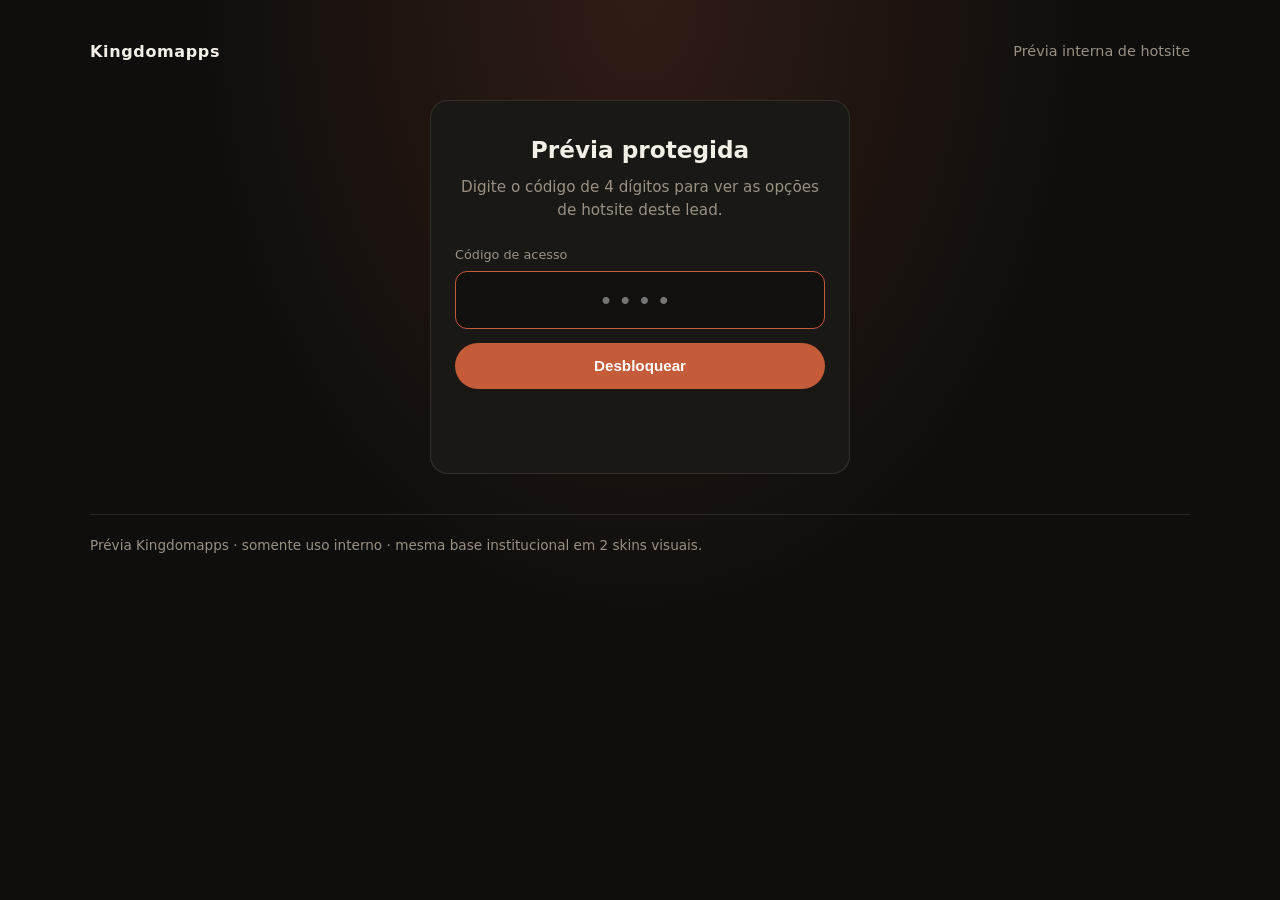
<file: index.html>
<!DOCTYPE html>
<html lang="pt-BR">
<head>
  <meta charset="UTF-8" />
  <meta name="viewport" content="width=device-width, initial-scale=1" />
  <meta name="robots" content="noindex, nofollow" />
  <title>Kingdomapps · Prévia Yoru Sushi</title>
  <link rel="stylesheet" href="gate.css" />
</head>
<body>
  <div class="shell">
    <div class="brand-row">
      <strong>Kingdomapps</strong>
      <span>Prévia interna de hotsite</span>
    </div>

    <!-- Locked state: no version paths, names, links or iframes -->
    <section id="lock" class="lock" aria-labelledby="lock-title">
      <h1 id="lock-title">Prévia protegida</h1>
      <p>Digite o código de 4 dígitos para ver as opções de hotsite deste lead.</p>
      <form id="pin-form" autocomplete="off">
        <label for="pin-input">Código de acesso</label>
        <input
          id="pin-input"
          name="pin"
          type="password"
          inputmode="numeric"
          pattern="[0-9]*"
          maxlength="4"
          placeholder="••••"
          required
          autofocus
        />
        <button type="submit">Desbloquear</button>
        <p class="err" id="pin-err" role="alert"></p>
      </form>
    </section>

    <!-- Unlocked: populated only by gate.js after auth -->
    <section id="gallery" class="hidden" aria-labelledby="gallery-title">
      <div class="toolbar">
        <button type="button" id="logout">Bloquear de novo</button>
      </div>
      <div class="gallery-head">
        <h1 id="gallery-title">Yoru Sushi</h1>
        <p>Mesmo conteúdo e comportamento nas duas versões — muda só a direção visual. Abra em nova aba para navegar com calma.</p>
      </div>
      <div class="cards" id="cards"></div>
    </section>

    <footer>
      Prévia Kingdomapps · somente uso interno · mesma base institucional em 2 skins visuais.</footer>
  </div>
  <script src="gate.js"></script>
</body>
</html>
</file>
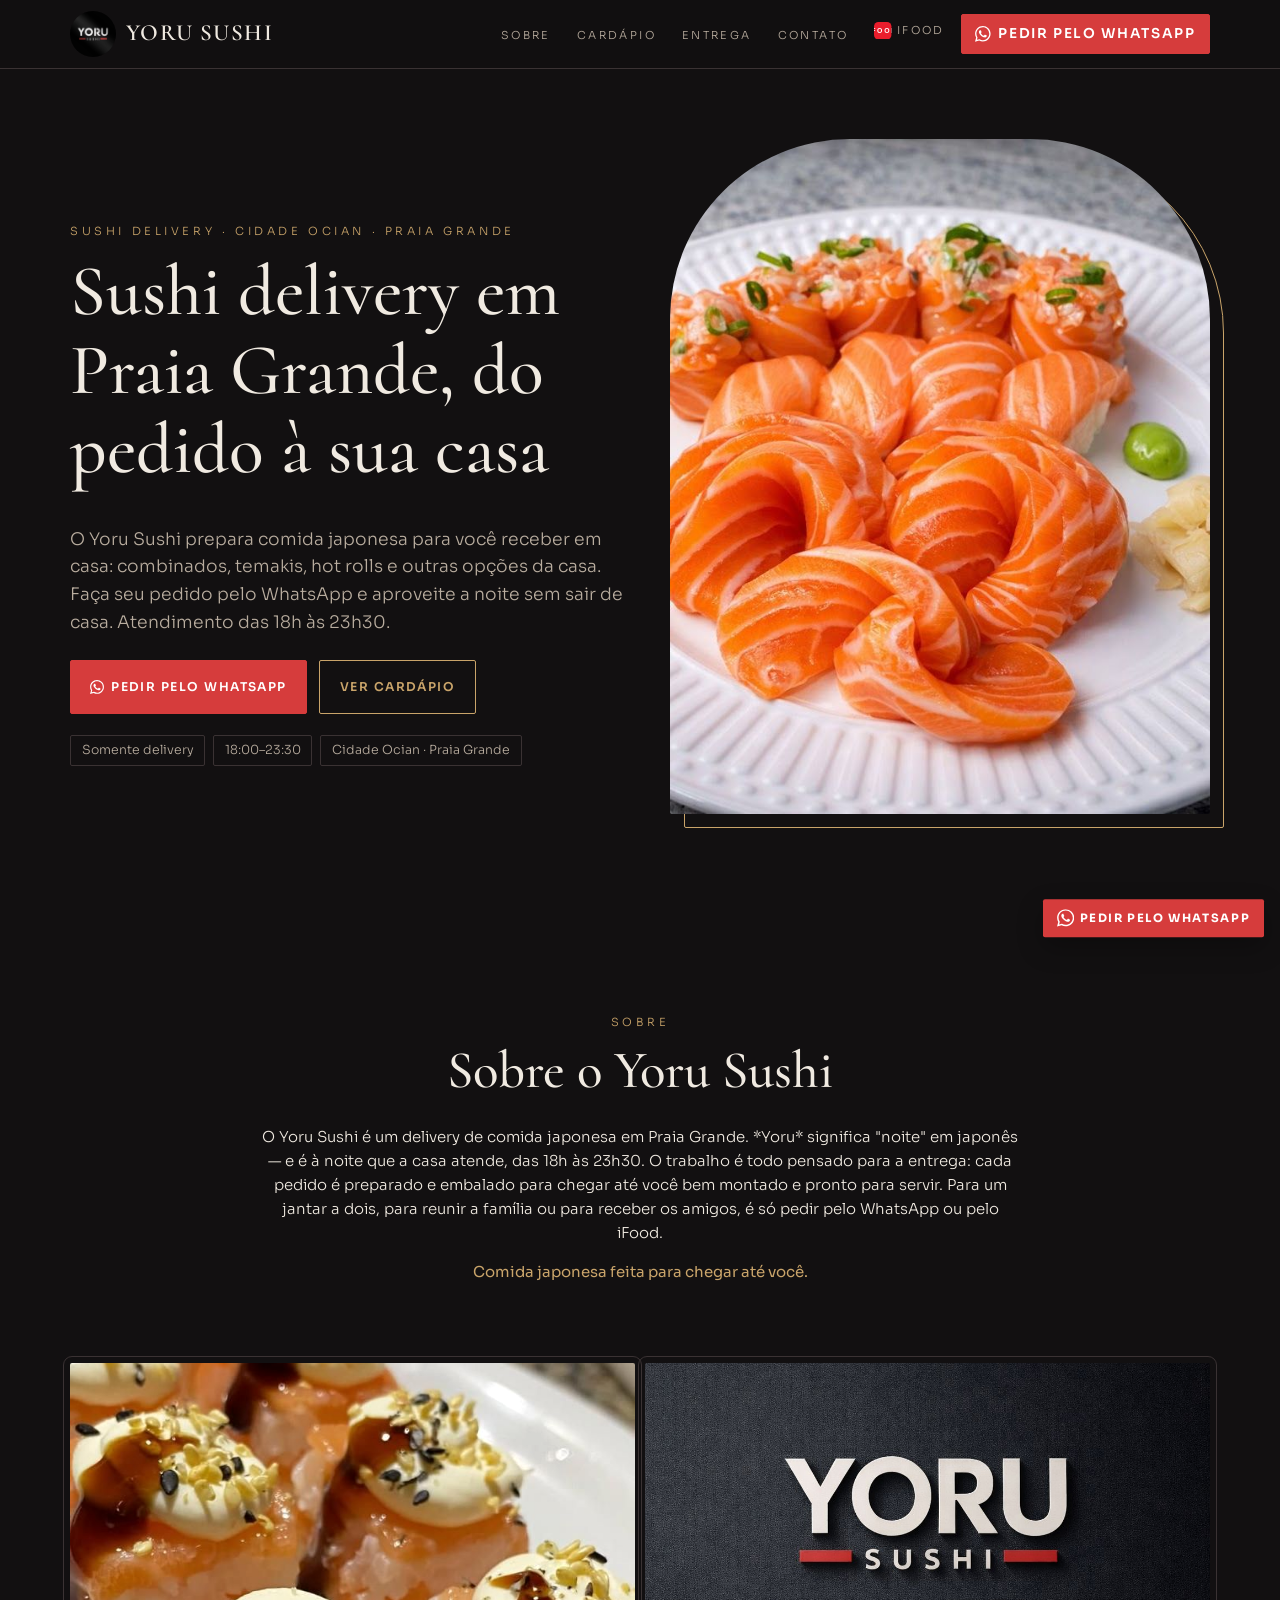
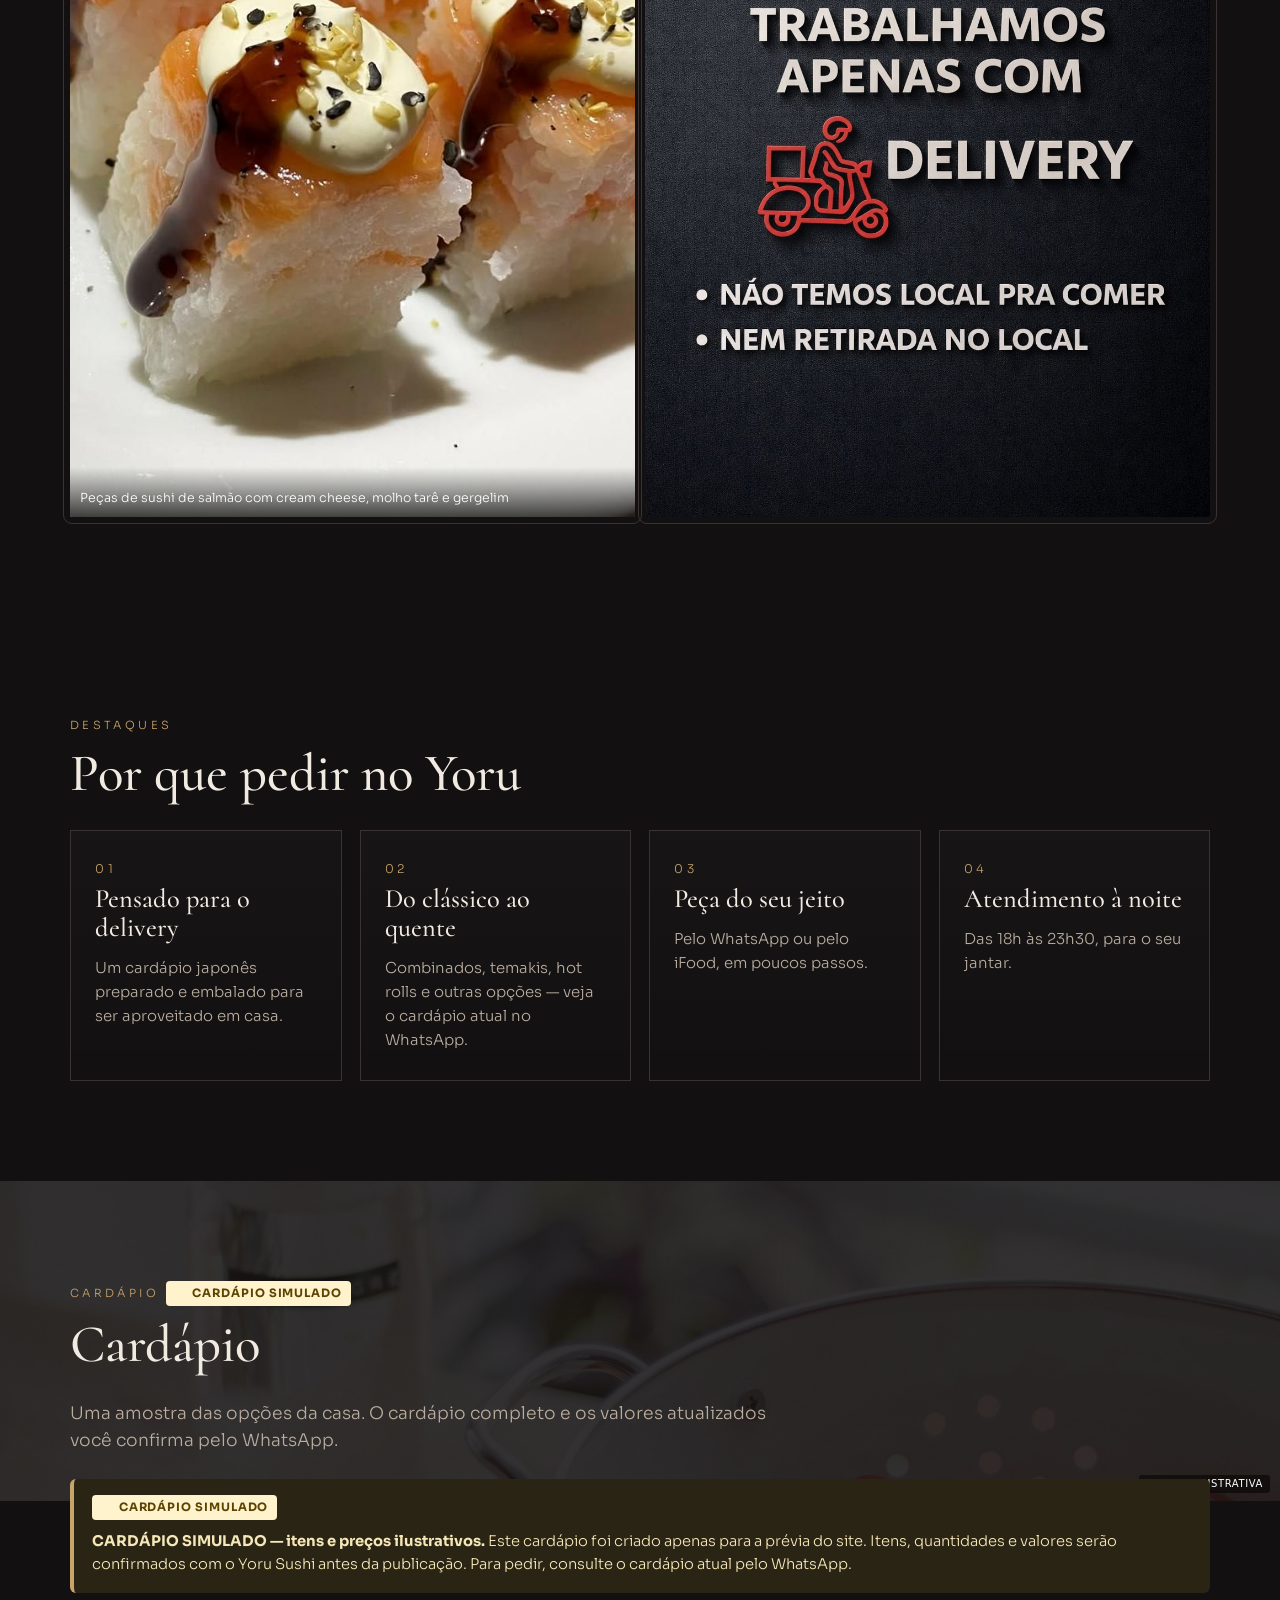
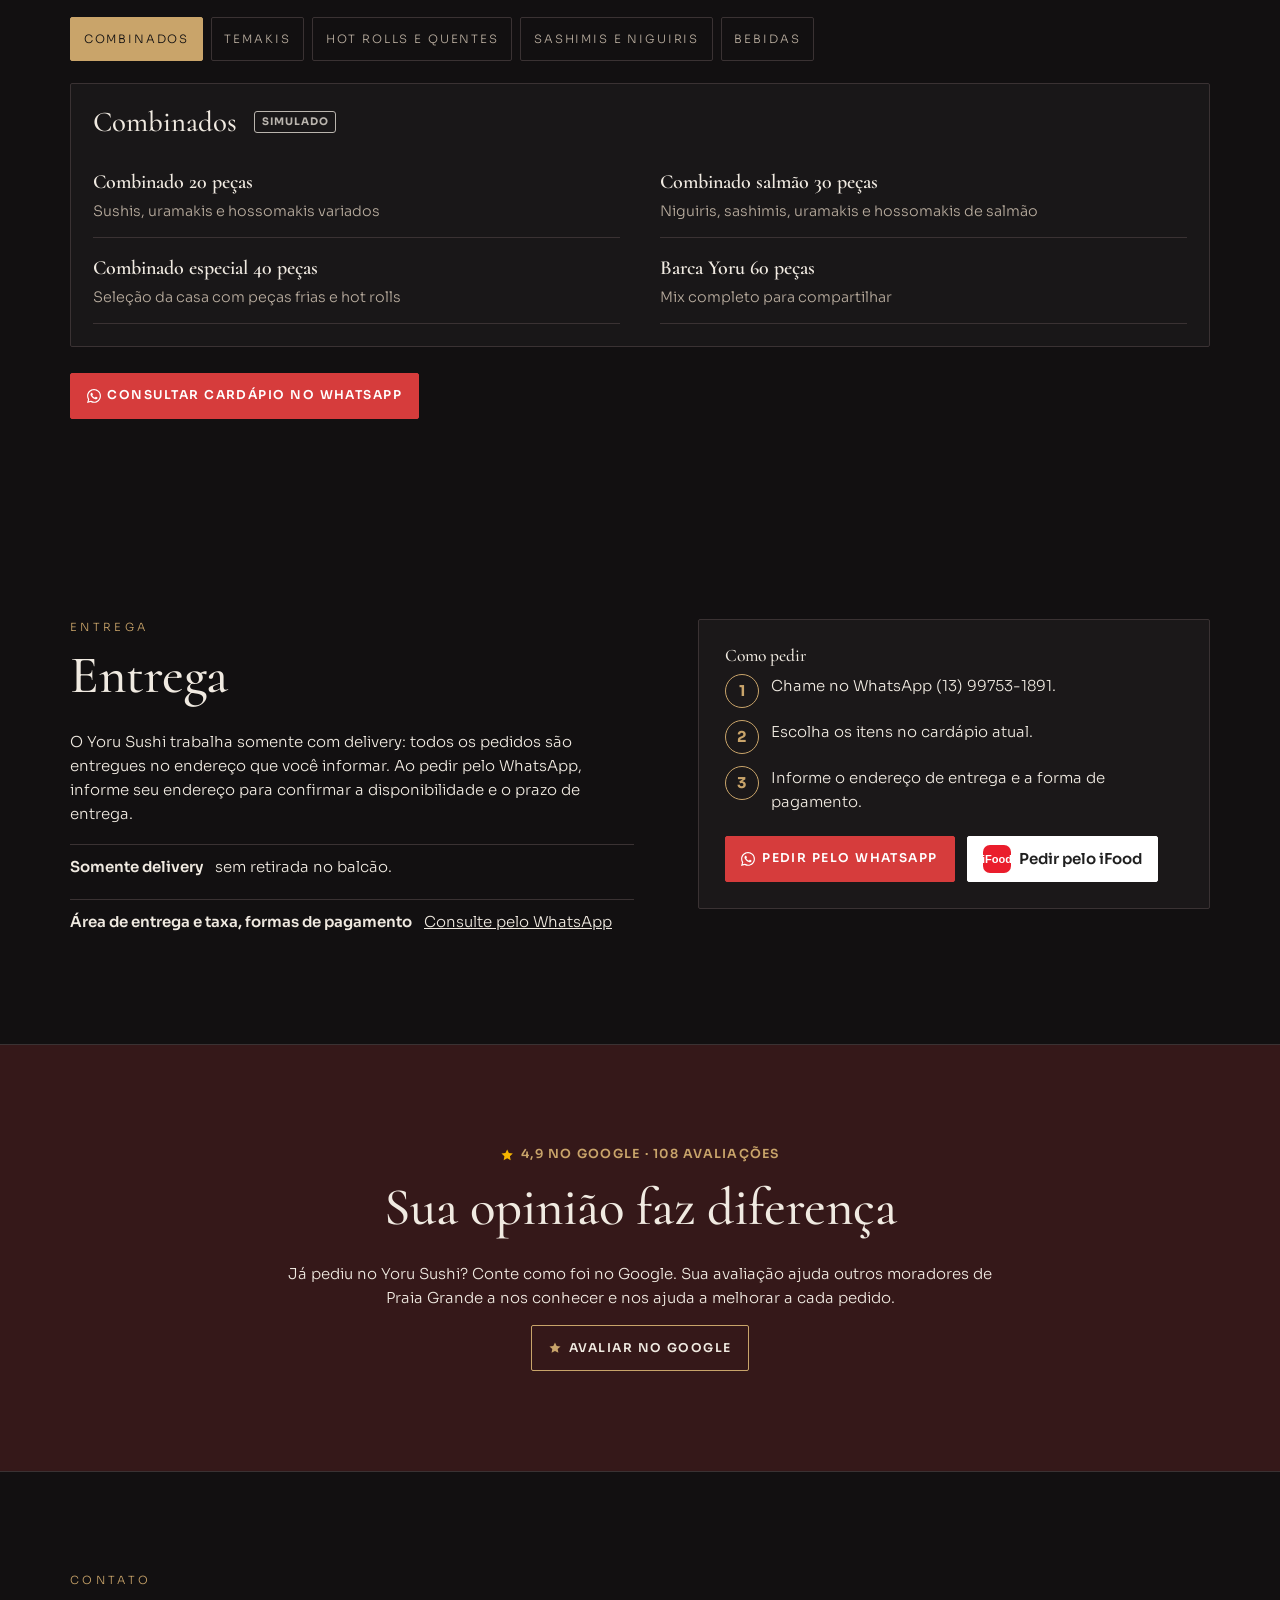
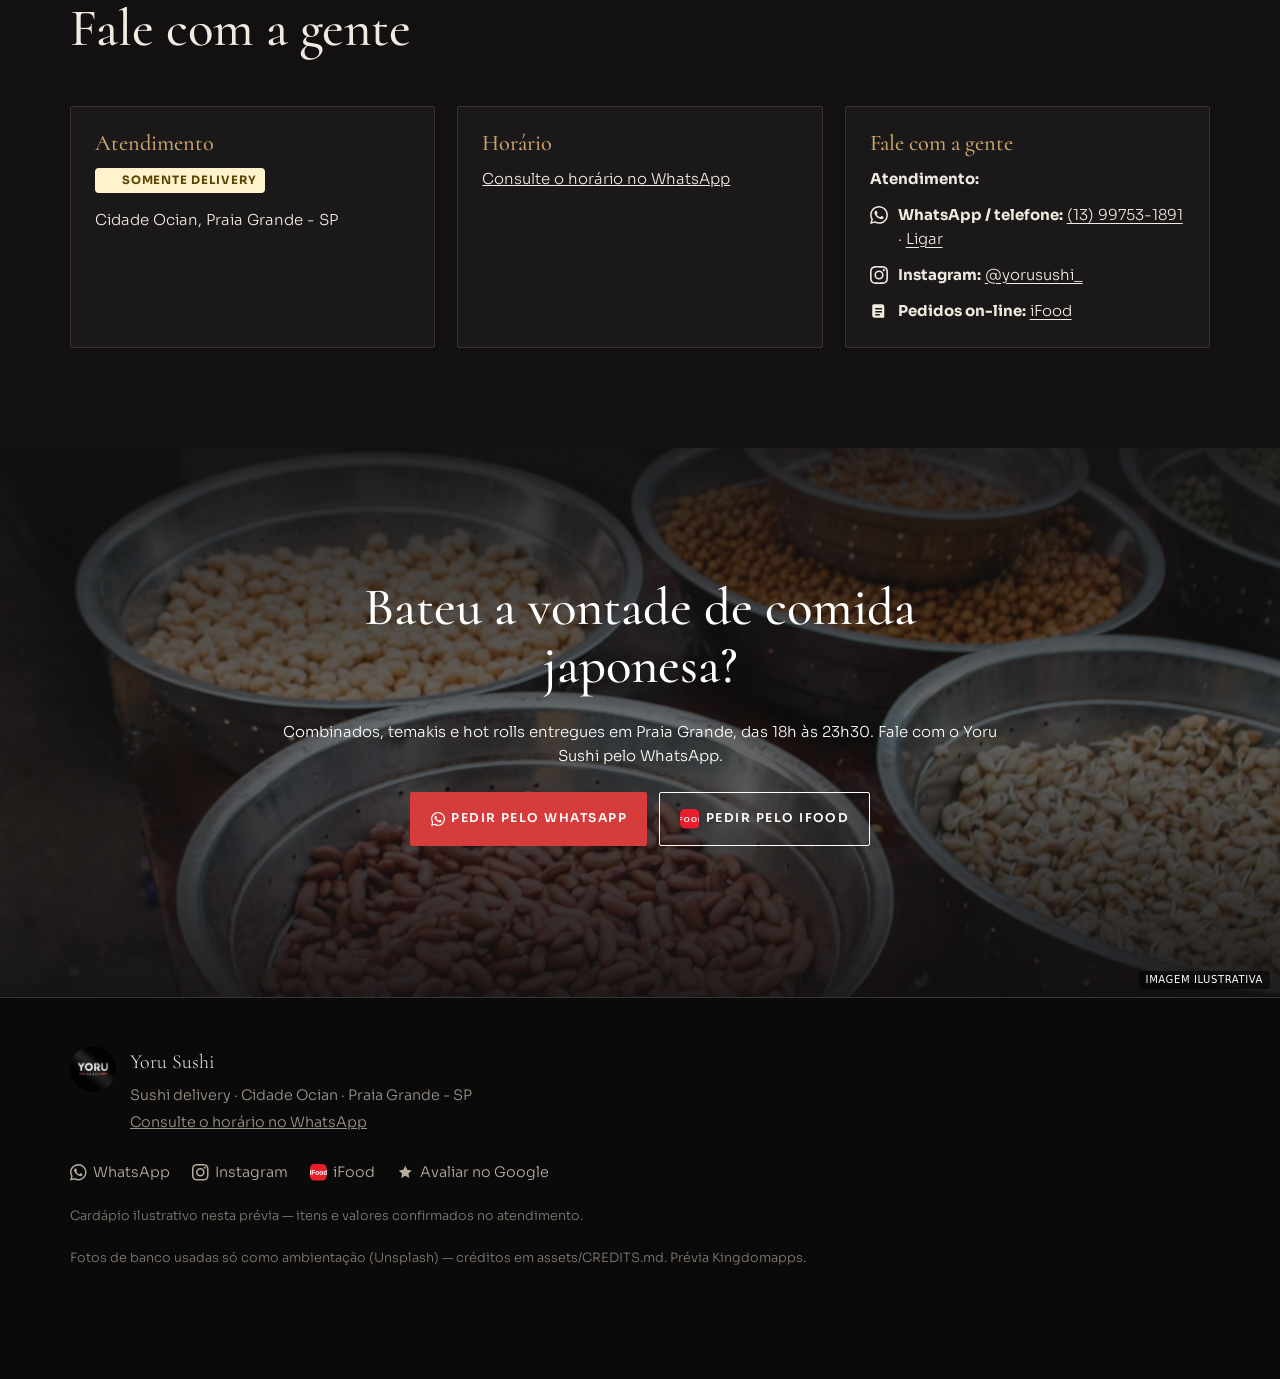
<file: v1/index.html>
<!DOCTYPE html>
<html lang="pt-BR">
<head>
<meta charset="UTF-8" />
<meta name="viewport" content="width=device-width, initial-scale=1" />
<meta name="robots" content="noindex, nofollow" />
<title>Yoru Sushi | Sushi delivery em Praia Grande</title>
<meta name="description" content="Comida japonesa por delivery em Praia Grande: combinados, temakis, hot rolls e mais. Das 18h às 23h30. Peça pelo WhatsApp ou pelo iFood." />
<meta name="theme-color" content="#111111" />
<link rel="preconnect" href="https://fonts.googleapis.com" />
<link rel="preconnect" href="https://fonts.gstatic.com" crossorigin />
<link rel="stylesheet" href="https://fonts.googleapis.com/css2?family=Cormorant:ital,wght@0,500;0,600;1,500&family=Sora:wght@300;400;600&display=swap" />
<link rel="stylesheet" href="../assets/base.css" />
<link rel="stylesheet" href="../assets/skin-b.css" />
<style>:root{--brand:#d63c3c;--brand2:#c9c9c9;--brand-ink:#111111}</style>
</head>
<body class="skin-b" data-hours='{}' data-hours-unknown='[]'>
<!-- Kingdomapps · base institucional única · skin B (Noite premium) · copy: copy.md -->
<a class="skip" href="#conteudo">Pular para o conteúdo</a>
<header class="site-header" id="header">
  <div class="wrap header-inner">
    <a class="brand" href="#topo" aria-label="Yoru Sushi — início"><img class="brand-logo" src="../assets/img/logo.jpg" width="400" height="400" alt="Logotipo Yoru Sushi" /><span class="brand-word">Yoru Sushi</span></a>
    <nav class="site-nav" id="site-nav" aria-label="Principal">
      <ul><li><a href="#sobre">Sobre</a></li><li><a href="#cardapio">Cardápio</a></li><li><a href="#entrega">Entrega</a></li><li><a href="#contato">Contato</a></li><li class="nav-ifood"><a href="https://www.ifood.com.br/delivery/praia-grande-sp/yoru-sushi-ocian/cfde71bd-7dcb-464f-8679-fa218f8712e2" target="_blank" rel="noopener"><svg viewBox="0 0 24 24" aria-hidden="true" focusable="false"><rect width="24" height="24" rx="6" fill="#ea1d2c"/><text x="12" y="15.6" text-anchor="middle" font-family="Arial,Helvetica,sans-serif" font-weight="700" font-size="9.5" fill="#fff">iFood</text></svg><span>iFood</span></a></li></ul>
    </nav>
    <a class="btn btn-wa btn-sm header-cta" href="https://wa.me/5513997531891?text=Ol%C3%A1%21%20Vim%20pelo%20site%20e%20gostaria%20de%20fazer%20um%20pedido." target="_blank" rel="noopener"><svg viewBox="0 0 24 24" aria-hidden="true" focusable="false"><path fill="currentColor" d="M17.47 14.38c-.3-.15-1.76-.87-2.03-.97-.27-.1-.47-.15-.67.15-.2.3-.77.97-.94 1.16-.17.2-.35.22-.64.07-.3-.15-1.26-.46-2.39-1.47-.88-.79-1.48-1.76-1.65-2.06-.17-.3-.02-.46.13-.6.13-.14.3-.35.45-.52.15-.17.2-.3.3-.5.1-.2.05-.37-.03-.52-.07-.15-.67-1.61-.92-2.2-.24-.58-.49-.5-.67-.51h-.57c-.2 0-.52.07-.8.37-.27.3-1.04 1.02-1.04 2.48s1.07 2.88 1.21 3.07c.15.2 2.1 3.2 5.08 4.49.71.31 1.26.49 1.7.63.71.22 1.36.19 1.87.12.57-.09 1.76-.72 2-1.41.25-.7.25-1.29.18-1.41-.08-.13-.27-.2-.57-.35zM12.05 21.78a9.87 9.87 0 0 1-5.03-1.38l-.36-.21-3.74.98 1-3.65-.24-.37a9.86 9.86 0 0 1-1.51-5.26c0-5.45 4.44-9.88 9.89-9.88 2.64 0 5.12 1.03 6.99 2.9a9.83 9.83 0 0 1 2.89 6.99c0 5.45-4.44 9.88-9.89 9.88zm8.41-18.3A11.82 11.82 0 0 0 12.05 0C5.5 0 .16 5.34.16 11.89c0 2.1.55 4.14 1.59 5.95L.06 24l6.3-1.65a11.88 11.88 0 0 0 5.69 1.45c6.55 0 11.89-5.34 11.89-11.89 0-3.18-1.24-6.17-3.48-8.41z"/></svg><span>Pedir pelo WhatsApp</span></a>
    <button class="nav-toggle" type="button" aria-expanded="false" aria-controls="site-nav"><span class="sr-only">Abrir menu</span><span class="bars" aria-hidden="true"></span></button>
  </div>
</header>
<main id="conteudo">
<section class="hero" id="topo" aria-labelledby="hero-title">
  <figure class="hero-media"><img src="../assets/img/fotos-foto-2.jpg" width="1200" height="800" alt="Sashimis e niguiris de salmão em prato branco" fetchpriority="high" /></figure>
  <div class="wrap hero-inner">
    <div class="hero-copy">
      <p class="eyebrow">Sushi delivery · Cidade Ocian · Praia Grande</p>
      <h1 id="hero-title">Sushi delivery em Praia Grande, do pedido à sua casa</h1>
      <p class="lead">O Yoru Sushi prepara comida japonesa para você receber em casa: combinados, temakis, hot rolls e outras opções da casa. Faça seu pedido pelo WhatsApp e aproveite a noite sem sair de casa. Atendimento das 18h às 23h30.</p>
      <div class="hero-ctas">
        <a class="btn btn-wa btn-lg" href="https://wa.me/5513997531891?text=Ol%C3%A1%21%20Vim%20pelo%20site%20e%20gostaria%20de%20fazer%20um%20pedido." target="_blank" rel="noopener"><svg viewBox="0 0 24 24" aria-hidden="true" focusable="false"><path fill="currentColor" d="M17.47 14.38c-.3-.15-1.76-.87-2.03-.97-.27-.1-.47-.15-.67.15-.2.3-.77.97-.94 1.16-.17.2-.35.22-.64.07-.3-.15-1.26-.46-2.39-1.47-.88-.79-1.48-1.76-1.65-2.06-.17-.3-.02-.46.13-.6.13-.14.3-.35.45-.52.15-.17.2-.3.3-.5.1-.2.05-.37-.03-.52-.07-.15-.67-1.61-.92-2.2-.24-.58-.49-.5-.67-.51h-.57c-.2 0-.52.07-.8.37-.27.3-1.04 1.02-1.04 2.48s1.07 2.88 1.21 3.07c.15.2 2.1 3.2 5.08 4.49.71.31 1.26.49 1.7.63.71.22 1.36.19 1.87.12.57-.09 1.76-.72 2-1.41.25-.7.25-1.29.18-1.41-.08-.13-.27-.2-.57-.35zM12.05 21.78a9.87 9.87 0 0 1-5.03-1.38l-.36-.21-3.74.98 1-3.65-.24-.37a9.86 9.86 0 0 1-1.51-5.26c0-5.45 4.44-9.88 9.89-9.88 2.64 0 5.12 1.03 6.99 2.9a9.83 9.83 0 0 1 2.89 6.99c0 5.45-4.44 9.88-9.89 9.88zm8.41-18.3A11.82 11.82 0 0 0 12.05 0C5.5 0 .16 5.34.16 11.89c0 2.1.55 4.14 1.59 5.95L.06 24l6.3-1.65a11.88 11.88 0 0 0 5.69 1.45c6.55 0 11.89-5.34 11.89-11.89 0-3.18-1.24-6.17-3.48-8.41z"/></svg><span>Pedir pelo WhatsApp</span></a>
        <a class="btn btn-ghost btn-lg" href="#cardapio">Ver cardápio</a>
      </div>
      <ul class="chips"><li>Somente delivery</li><li>18:00–23:30</li><li>Cidade Ocian · Praia Grande</li></ul>
    </div>
  </div>
</section>
<section class="sec sobre" id="sobre" aria-labelledby="sobre-title">
  <div class="wrap sobre-grid">
    <div class="sobre-copy">
      <p class="kicker">Sobre</p>
      <h2 id="sobre-title">Sobre o Yoru Sushi</h2>
      <p>O Yoru Sushi é um delivery de comida japonesa em Praia Grande. *Yoru* significa &quot;noite&quot; em japonês — e é à noite que a casa atende, das 18h às 23h30. O trabalho é todo pensado para a entrega: cada pedido é preparado e embalado para chegar até você bem montado e pronto para servir. Para um jantar a dois, para reunir a família ou para receber os amigos, é só pedir pelo WhatsApp ou pelo iFood.</p>
      <p class="apoio">Comida japonesa feita para chegar até você.</p>
    </div>
    <div class="gallery" aria-label="Fotos de Yoru Sushi"><figure class="g-item g-1"><img src="../assets/img/fotos-foto-4.jpg" width="720" height="1280" alt="Peças de sushi de salmão com cream cheese, molho tarê e gergelim" loading="lazy" decoding="async" /><figcaption>Peças de sushi de salmão com cream cheese, molho tarê e gergelim</figcaption></figure><figure class="g-item g-2"><img src="../assets/img/fotos-foto-5.jpg" width="1024" height="1536" alt="Aviso do Yoru Sushi: trabalhamos apenas com delivery" loading="lazy" decoding="async" /></figure></div>
  </div>
</section>
<section class="sec destaques" id="destaques" aria-labelledby="dest-title">
  <div class="wrap">
    <p class="kicker">Destaques</p>
    <h2 id="dest-title">Por que pedir no Yoru</h2>
    <ul class="feats"><li class="feat"><span class="feat-n" aria-hidden="true">01</span><h3>Pensado para o delivery</h3><p>Um cardápio japonês preparado e embalado para ser aproveitado em casa.</p></li><li class="feat"><span class="feat-n" aria-hidden="true">02</span><h3>Do clássico ao quente</h3><p>Combinados, temakis, hot rolls e outras opções — veja o cardápio atual no WhatsApp.</p></li><li class="feat"><span class="feat-n" aria-hidden="true">03</span><h3>Peça do seu jeito</h3><p>Pelo WhatsApp ou pelo iFood, em poucos passos.</p></li><li class="feat"><span class="feat-n" aria-hidden="true">04</span><h3>Atendimento à noite</h3><p>Das 18h às 23h30, para o seu jantar.</p></li></ul>
  </div>
</section>
<section class="sec cardapio" id="cardapio" aria-labelledby="menu-title">
  <div class="amb amb-menu" style="--amb:url('../assets/img/ambiente-tomatoes-strainer.jpg')" aria-hidden="true"><span class="amb-tag">Imagem ilustrativa</span></div>
  <div class="wrap">
    <div class="menu-head">
      <p class="kicker">Cardápio <span class="sim-badge">Cardápio simulado</span></p>
      <h2 id="menu-title">Cardápio</h2>
      <p class="lead">Uma amostra das opções da casa. O cardápio completo e os valores atualizados você confirma pelo WhatsApp.</p>
    </div>
    <div class="sim-notice" role="note"><span class="sim-badge">Cardápio simulado</span><p><strong>CARDÁPIO SIMULADO — itens e preços ilustrativos.</strong> Este cardápio foi criado apenas para a prévia do site. Itens, quantidades e valores serão confirmados com o Yoru Sushi antes da publicação. Para pedir, consulte o cardápio atual pelo WhatsApp.</p></div>
    <div class="menu-tabs" role="tablist" aria-label="Categorias do cardápio"><button type="button" role="tab" id="tab-0" aria-controls="menu-0" aria-selected="true">Combinados</button><button type="button" role="tab" id="tab-1" aria-controls="menu-1" aria-selected="false" tabindex="-1">Temakis</button><button type="button" role="tab" id="tab-2" aria-controls="menu-2" aria-selected="false" tabindex="-1">Hot rolls e quentes</button><button type="button" role="tab" id="tab-3" aria-controls="menu-3" aria-selected="false" tabindex="-1">Sashimis e niguiris</button><button type="button" role="tab" id="tab-4" aria-controls="menu-4" aria-selected="false" tabindex="-1">Bebidas</button></div>
    <div class="menu-panel" role="tabpanel" id="menu-0" aria-labelledby="tab-0" tabindex="0"><h3 class="menu-cat">Combinados <span class="sim-tag">Simulado</span></h3><ul class="menu-list"><li class="mi"><span class="mi-name">Combinado 20 peças</span><span class="mi-desc">Sushis, uramakis e hossomakis variados</span></li><li class="mi"><span class="mi-name">Combinado salmão 30 peças</span><span class="mi-desc">Niguiris, sashimis, uramakis e hossomakis de salmão</span></li><li class="mi"><span class="mi-name">Combinado especial 40 peças</span><span class="mi-desc">Seleção da casa com peças frias e hot rolls</span></li><li class="mi"><span class="mi-name">Barca Yoru 60 peças</span><span class="mi-desc">Mix completo para compartilhar</span></li></ul></div><div class="menu-panel" role="tabpanel" id="menu-1" aria-labelledby="tab-1" tabindex="0" hidden><h3 class="menu-cat">Temakis <span class="sim-tag">Simulado</span></h3><ul class="menu-list"><li class="mi"><span class="mi-name">Temaki salmão</span><span class="mi-desc">Salmão, arroz e cebolinha</span></li><li class="mi"><span class="mi-name">Temaki salmão com cream cheese</span><span class="mi-desc">Salmão, cream cheese e cebolinha</span></li><li class="mi"><span class="mi-name">Temaki skin</span><span class="mi-desc">Pele de salmão grelhada e molho tarê</span></li><li class="mi"><span class="mi-name">Temaki hot</span><span class="mi-desc">Salmão empanado, cream cheese e tarê</span></li></ul></div><div class="menu-panel" role="tabpanel" id="menu-2" aria-labelledby="tab-2" tabindex="0" hidden><h3 class="menu-cat">Hot rolls e quentes <span class="sim-tag">Simulado</span></h3><ul class="menu-list"><li class="mi"><span class="mi-name">Hot roll salmão (10 un.)</span><span class="mi-desc">Empanado, recheado com salmão e cream cheese, com tarê</span></li><li class="mi"><span class="mi-name">Hot Philadelphia (10 un.)</span><span class="mi-desc">Salmão, cream cheese e cebolinha, empanado</span></li><li class="mi"><span class="mi-name">Harumaki (4 un.)</span><span class="mi-desc">Rolinho primavera crocante</span></li><li class="mi"><span class="mi-name">Guioza (6 un.)</span><span class="mi-desc">Pastel japonês grelhado</span></li></ul></div><div class="menu-panel" role="tabpanel" id="menu-3" aria-labelledby="tab-3" tabindex="0" hidden><h3 class="menu-cat">Sashimis e niguiris <span class="sim-tag">Simulado</span></h3><ul class="menu-list"><li class="mi"><span class="mi-name">Sashimi salmão (10 fatias)</span><span class="mi-desc">Fatias de salmão fresco</span></li><li class="mi"><span class="mi-name">Niguiri salmão (6 un.)</span><span class="mi-desc">Bolinho de arroz com salmão</span></li><li class="mi"><span class="mi-name">Jô salmão (6 un.)</span><span class="mi-desc">Arroz envolto em salmão, com cream cheese e tarê</span></li></ul></div><div class="menu-panel" role="tabpanel" id="menu-4" aria-labelledby="tab-4" tabindex="0" hidden><h3 class="menu-cat">Bebidas <span class="sim-tag">Simulado</span></h3><ul class="menu-list"><li class="mi"><span class="mi-name">Refrigerante lata</span></li><li class="mi"><span class="mi-name">Refrigerante 2 L</span></li><li class="mi"><span class="mi-name">Água mineral</span></li></ul></div>
    <div class="menu-cta"><a class="btn btn-wa" href="https://wa.me/5513997531891?text=Ol%C3%A1%21%20Vim%20pelo%20site%20e%20gostaria%20de%20fazer%20um%20pedido." target="_blank" rel="noopener"><svg viewBox="0 0 24 24" aria-hidden="true" focusable="false"><path fill="currentColor" d="M17.47 14.38c-.3-.15-1.76-.87-2.03-.97-.27-.1-.47-.15-.67.15-.2.3-.77.97-.94 1.16-.17.2-.35.22-.64.07-.3-.15-1.26-.46-2.39-1.47-.88-.79-1.48-1.76-1.65-2.06-.17-.3-.02-.46.13-.6.13-.14.3-.35.45-.52.15-.17.2-.3.3-.5.1-.2.05-.37-.03-.52-.07-.15-.67-1.61-.92-2.2-.24-.58-.49-.5-.67-.51h-.57c-.2 0-.52.07-.8.37-.27.3-1.04 1.02-1.04 2.48s1.07 2.88 1.21 3.07c.15.2 2.1 3.2 5.08 4.49.71.31 1.26.49 1.7.63.71.22 1.36.19 1.87.12.57-.09 1.76-.72 2-1.41.25-.7.25-1.29.18-1.41-.08-.13-.27-.2-.57-.35zM12.05 21.78a9.87 9.87 0 0 1-5.03-1.38l-.36-.21-3.74.98 1-3.65-.24-.37a9.86 9.86 0 0 1-1.51-5.26c0-5.45 4.44-9.88 9.89-9.88 2.64 0 5.12 1.03 6.99 2.9a9.83 9.83 0 0 1 2.89 6.99c0 5.45-4.44 9.88-9.89 9.88zm8.41-18.3A11.82 11.82 0 0 0 12.05 0C5.5 0 .16 5.34.16 11.89c0 2.1.55 4.14 1.59 5.95L.06 24l6.3-1.65a11.88 11.88 0 0 0 5.69 1.45c6.55 0 11.89-5.34 11.89-11.89 0-3.18-1.24-6.17-3.48-8.41z"/></svg><span>Consultar cardápio no WhatsApp</span></a></div>
  </div>
</section>
<section class="sec entrega" id="entrega" aria-labelledby="ent-title">
  <div class="wrap entrega-grid">
    <div>
      <p class="kicker">Entrega</p>
      <h2 id="ent-title">Entrega</h2>
      <p>O Yoru Sushi trabalha somente com delivery: todos os pedidos são entregues no endereço que você informar. Ao pedir pelo WhatsApp, informe seu endereço para confirmar a disponibilidade e o prazo de entrega.</p>
      <dl class="kv"><div><dt>Somente delivery</dt><dd>sem retirada no balcão.</dd></div><div><dt>Área de entrega e taxa, formas de pagamento</dt><dd><a href="https://wa.me/5513997531891?text=Ol%C3%A1%21%20Vim%20pelo%20site%20e%20gostaria%20de%20fazer%20um%20pedido." target="_blank" rel="noopener">Consulte pelo WhatsApp</a></dd></div></dl>
    </div>
    <div class="steps-box">
      <h3>Como pedir</h3><ol class="steps"><li>Chame no WhatsApp (13) 99753-1891.</li><li>Escolha os itens no cardápio atual.</li><li>Informe o endereço de entrega e a forma de pagamento.</li></ol>
      <div class="order-links"><a class="btn btn-wa" href="https://wa.me/5513997531891?text=Ol%C3%A1%21%20Vim%20pelo%20site%20e%20gostaria%20de%20fazer%20um%20pedido." target="_blank" rel="noopener"><svg viewBox="0 0 24 24" aria-hidden="true" focusable="false"><path fill="currentColor" d="M17.47 14.38c-.3-.15-1.76-.87-2.03-.97-.27-.1-.47-.15-.67.15-.2.3-.77.97-.94 1.16-.17.2-.35.22-.64.07-.3-.15-1.26-.46-2.39-1.47-.88-.79-1.48-1.76-1.65-2.06-.17-.3-.02-.46.13-.6.13-.14.3-.35.45-.52.15-.17.2-.3.3-.5.1-.2.05-.37-.03-.52-.07-.15-.67-1.61-.92-2.2-.24-.58-.49-.5-.67-.51h-.57c-.2 0-.52.07-.8.37-.27.3-1.04 1.02-1.04 2.48s1.07 2.88 1.21 3.07c.15.2 2.1 3.2 5.08 4.49.71.31 1.26.49 1.7.63.71.22 1.36.19 1.87.12.57-.09 1.76-.72 2-1.41.25-.7.25-1.29.18-1.41-.08-.13-.27-.2-.57-.35zM12.05 21.78a9.87 9.87 0 0 1-5.03-1.38l-.36-.21-3.74.98 1-3.65-.24-.37a9.86 9.86 0 0 1-1.51-5.26c0-5.45 4.44-9.88 9.89-9.88 2.64 0 5.12 1.03 6.99 2.9a9.83 9.83 0 0 1 2.89 6.99c0 5.45-4.44 9.88-9.89 9.88zm8.41-18.3A11.82 11.82 0 0 0 12.05 0C5.5 0 .16 5.34.16 11.89c0 2.1.55 4.14 1.59 5.95L.06 24l6.3-1.65a11.88 11.88 0 0 0 5.69 1.45c6.55 0 11.89-5.34 11.89-11.89 0-3.18-1.24-6.17-3.48-8.41z"/></svg><span>Pedir pelo WhatsApp</span></a><a class="app-link app-ifood" href="https://www.ifood.com.br/delivery/praia-grande-sp/yoru-sushi-ocian/cfde71bd-7dcb-464f-8679-fa218f8712e2" target="_blank" rel="noopener"><svg viewBox="0 0 24 24" aria-hidden="true" focusable="false"><rect width="24" height="24" rx="6" fill="#ea1d2c"/><text x="12" y="15.6" text-anchor="middle" font-family="Arial,Helvetica,sans-serif" font-weight="700" font-size="9.5" fill="#fff">iFood</text></svg><span>Pedir pelo iFood</span></a></div>
    </div>
  </div>
</section>
<section class="sec avaliar review-band" id="avaliar" aria-labelledby="av-title">
  <div class="wrap avaliar-inner">
    <p class="selo"><svg viewBox="0 0 24 24" aria-hidden="true" focusable="false"><path fill="currentColor" d="M12 2.5l2.9 6 6.6.8-4.9 4.5 1.3 6.5L12 17.1l-5.9 3.2 1.3-6.5L2.5 9.3l6.6-.8z"/></svg><span>4,9 no Google · 108 avaliações</span></p>
    <h2 id="av-title">Sua opinião faz diferença</h2>
    <p>Já pediu no Yoru Sushi? Conte como foi no Google. Sua avaliação ajuda outros moradores de Praia Grande a nos conhecer e nos ajuda a melhorar a cada pedido.</p>
    <a class="btn btn-review" href="https://search.google.com/local/writereview?placeid=ChIJ69ambqMdzpQRh0_XP5YFvk4" target="_blank" rel="noopener"><svg viewBox="0 0 24 24" aria-hidden="true" focusable="false"><path fill="currentColor" d="M12 2.5l2.9 6 6.6.8-4.9 4.5 1.3 6.5L12 17.1l-5.9 3.2 1.3-6.5L2.5 9.3l6.6-.8z"/></svg><span>Avaliar no Google</span></a>
  </div>
</section>
<section class="sec contato" id="contato" aria-labelledby="ct-title">
  <div class="wrap contato-grid">
    <div class="ct-head">
      <p class="kicker">Contato</p>
      <h2 id="ct-title">Fale com a gente</h2>
      
    </div>
    <div class="ct-card">
      <h3><span>Atendimento</span></h3>
      <p><span class="sim-badge delivery-badge">Somente delivery</span></p>
      <p>Cidade Ocian, Praia Grande - SP</p>
    </div>
    <div class="ct-card">
      <h3>Horário</h3>
      <p><a href="https://wa.me/5513997531891?text=Ol%C3%A1%21%20Vim%20pelo%20site%20e%20gostaria%20de%20fazer%20um%20pedido." target="_blank" rel="noopener">Consulte o horário no WhatsApp</a></p>
    </div>
    <div class="ct-card">
      <h3>Fale com a gente</h3>
      <ul class="ct-list"><li class="atend"><span><strong>Atendimento:</strong> </span></li><li><svg viewBox="0 0 24 24" aria-hidden="true" focusable="false"><path fill="currentColor" d="M17.47 14.38c-.3-.15-1.76-.87-2.03-.97-.27-.1-.47-.15-.67.15-.2.3-.77.97-.94 1.16-.17.2-.35.22-.64.07-.3-.15-1.26-.46-2.39-1.47-.88-.79-1.48-1.76-1.65-2.06-.17-.3-.02-.46.13-.6.13-.14.3-.35.45-.52.15-.17.2-.3.3-.5.1-.2.05-.37-.03-.52-.07-.15-.67-1.61-.92-2.2-.24-.58-.49-.5-.67-.51h-.57c-.2 0-.52.07-.8.37-.27.3-1.04 1.02-1.04 2.48s1.07 2.88 1.21 3.07c.15.2 2.1 3.2 5.08 4.49.71.31 1.26.49 1.7.63.71.22 1.36.19 1.87.12.57-.09 1.76-.72 2-1.41.25-.7.25-1.29.18-1.41-.08-.13-.27-.2-.57-.35zM12.05 21.78a9.87 9.87 0 0 1-5.03-1.38l-.36-.21-3.74.98 1-3.65-.24-.37a9.86 9.86 0 0 1-1.51-5.26c0-5.45 4.44-9.88 9.89-9.88 2.64 0 5.12 1.03 6.99 2.9a9.83 9.83 0 0 1 2.89 6.99c0 5.45-4.44 9.88-9.89 9.88zm8.41-18.3A11.82 11.82 0 0 0 12.05 0C5.5 0 .16 5.34.16 11.89c0 2.1.55 4.14 1.59 5.95L.06 24l6.3-1.65a11.88 11.88 0 0 0 5.69 1.45c6.55 0 11.89-5.34 11.89-11.89 0-3.18-1.24-6.17-3.48-8.41z"/></svg><span><strong>WhatsApp / telefone:</strong> <a href="https://wa.me/5513997531891?text=Ol%C3%A1%21%20Vim%20pelo%20site%20e%20gostaria%20de%20fazer%20um%20pedido." target="_blank" rel="noopener">(13) 99753-1891</a> · <a href="tel:+5513997531891">Ligar</a></span></li><li><svg viewBox="0 0 24 24" aria-hidden="true" focusable="false"><path fill="currentColor" d="M12 2.2c3.2 0 3.58.01 4.85.07 3.25.15 4.77 1.69 4.92 4.92.06 1.27.07 1.65.07 4.85s-.01 3.58-.07 4.85c-.15 3.23-1.66 4.77-4.92 4.92-1.27.06-1.65.07-4.85.07s-3.58-.01-4.85-.07c-3.26-.15-4.77-1.7-4.92-4.92C2.17 15.58 2.16 15.2 2.16 12s.01-3.58.07-4.85C2.38 3.92 3.9 2.38 7.15 2.23 8.42 2.17 8.8 2.16 12 2.16zM12 0C8.74 0 8.33.01 7.05.07 2.7.27.27 2.69.07 7.05.01 8.33 0 8.74 0 12s.01 3.67.07 4.95c.2 4.36 2.62 6.78 6.98 6.98C8.33 23.99 8.74 24 12 24s3.67-.01 4.95-.07c4.35-.2 6.78-2.62 6.98-6.98.06-1.28.07-1.69.07-4.95s-.01-3.67-.07-4.95c-.2-4.35-2.62-6.78-6.98-6.98C15.67.01 15.26 0 12 0zm0 5.84a6.16 6.16 0 1 0 0 12.32 6.16 6.16 0 0 0 0-12.32zM12 16a4 4 0 1 1 0-8 4 4 0 0 1 0 8zm6.4-11.85a1.44 1.44 0 1 0 0 2.88 1.44 1.44 0 0 0 0-2.88z"/></svg><span><strong>Instagram:</strong> <a href="https://instagram.com/yorusushi_" target="_blank" rel="noopener">@yorusushi_</a></span></li><li><svg viewBox="0 0 24 24" aria-hidden="true" focusable="false"><path fill="currentColor" d="M5 3h11a3 3 0 0 1 3 3v15H6a3 3 0 0 1-3-3V5a2 2 0 0 1 2-2zm2 5v2h9V8H7zm0 4v2h9v-2H7zm0 4v2h6v-2H7z"/></svg><span><strong>Pedidos on-line:</strong> <a href="https://www.ifood.com.br/delivery/praia-grande-sp/yoru-sushi-ocian/cfde71bd-7dcb-464f-8679-fa218f8712e2" target="_blank" rel="noopener">iFood</a></span></li></ul>
    </div>
  </div>
</section>
<section class="sec cta-final cta-band" id="cta-final" aria-labelledby="cta-title">
  <div class="amb amb-cta" style="--amb:url('../assets/img/ambiente-beans.jpg')" aria-hidden="true"><span class="amb-tag">Imagem ilustrativa</span></div>
  <div class="wrap cta-inner">
    <h2 id="cta-title">Bateu a vontade de comida japonesa?</h2>
    <p>Combinados, temakis e hot rolls entregues em Praia Grande, das 18h às 23h30. Fale com o Yoru Sushi pelo WhatsApp.</p>
    <div class="hero-ctas"><a class="btn btn-wa btn-lg" href="https://wa.me/5513997531891?text=Ol%C3%A1%21%20Vim%20pelo%20site%20e%20gostaria%20de%20fazer%20um%20pedido." target="_blank" rel="noopener"><svg viewBox="0 0 24 24" aria-hidden="true" focusable="false"><path fill="currentColor" d="M17.47 14.38c-.3-.15-1.76-.87-2.03-.97-.27-.1-.47-.15-.67.15-.2.3-.77.97-.94 1.16-.17.2-.35.22-.64.07-.3-.15-1.26-.46-2.39-1.47-.88-.79-1.48-1.76-1.65-2.06-.17-.3-.02-.46.13-.6.13-.14.3-.35.45-.52.15-.17.2-.3.3-.5.1-.2.05-.37-.03-.52-.07-.15-.67-1.61-.92-2.2-.24-.58-.49-.5-.67-.51h-.57c-.2 0-.52.07-.8.37-.27.3-1.04 1.02-1.04 2.48s1.07 2.88 1.21 3.07c.15.2 2.1 3.2 5.08 4.49.71.31 1.26.49 1.7.63.71.22 1.36.19 1.87.12.57-.09 1.76-.72 2-1.41.25-.7.25-1.29.18-1.41-.08-.13-.27-.2-.57-.35zM12.05 21.78a9.87 9.87 0 0 1-5.03-1.38l-.36-.21-3.74.98 1-3.65-.24-.37a9.86 9.86 0 0 1-1.51-5.26c0-5.45 4.44-9.88 9.89-9.88 2.64 0 5.12 1.03 6.99 2.9a9.83 9.83 0 0 1 2.89 6.99c0 5.45-4.44 9.88-9.89 9.88zm8.41-18.3A11.82 11.82 0 0 0 12.05 0C5.5 0 .16 5.34.16 11.89c0 2.1.55 4.14 1.59 5.95L.06 24l6.3-1.65a11.88 11.88 0 0 0 5.69 1.45c6.55 0 11.89-5.34 11.89-11.89 0-3.18-1.24-6.17-3.48-8.41z"/></svg><span>Pedir pelo WhatsApp</span></a><a class="btn btn-ghost btn-lg btn-ifood" href="https://www.ifood.com.br/delivery/praia-grande-sp/yoru-sushi-ocian/cfde71bd-7dcb-464f-8679-fa218f8712e2" target="_blank" rel="noopener"><svg viewBox="0 0 24 24" aria-hidden="true" focusable="false"><rect width="24" height="24" rx="6" fill="#ea1d2c"/><text x="12" y="15.6" text-anchor="middle" font-family="Arial,Helvetica,sans-serif" font-weight="700" font-size="9.5" fill="#fff">iFood</text></svg><span>Pedir pelo iFood</span></a></div>
  </div>
</section>
</main>
<footer class="site-footer">
  <div class="wrap footer-inner">
    <div class="f-brand"><img class="brand-logo" src="../assets/img/logo.jpg" width="400" height="400" alt="Logotipo Yoru Sushi" /><div><p class="f-name">Yoru Sushi</p><p>Sushi delivery · Cidade Ocian · Praia Grande - SP</p><p><a href="https://wa.me/5513997531891?text=Ol%C3%A1%21%20Vim%20pelo%20site%20e%20gostaria%20de%20fazer%20um%20pedido." target="_blank" rel="noopener">Consulte o horário no WhatsApp</a></p></div></div>
    <nav class="f-links" aria-label="Links"><a href="https://wa.me/5513997531891?text=Ol%C3%A1%21%20Vim%20pelo%20site%20e%20gostaria%20de%20fazer%20um%20pedido." target="_blank" rel="noopener"><svg viewBox="0 0 24 24" aria-hidden="true" focusable="false"><path fill="currentColor" d="M17.47 14.38c-.3-.15-1.76-.87-2.03-.97-.27-.1-.47-.15-.67.15-.2.3-.77.97-.94 1.16-.17.2-.35.22-.64.07-.3-.15-1.26-.46-2.39-1.47-.88-.79-1.48-1.76-1.65-2.06-.17-.3-.02-.46.13-.6.13-.14.3-.35.45-.52.15-.17.2-.3.3-.5.1-.2.05-.37-.03-.52-.07-.15-.67-1.61-.92-2.2-.24-.58-.49-.5-.67-.51h-.57c-.2 0-.52.07-.8.37-.27.3-1.04 1.02-1.04 2.48s1.07 2.88 1.21 3.07c.15.2 2.1 3.2 5.08 4.49.71.31 1.26.49 1.7.63.71.22 1.36.19 1.87.12.57-.09 1.76-.72 2-1.41.25-.7.25-1.29.18-1.41-.08-.13-.27-.2-.57-.35zM12.05 21.78a9.87 9.87 0 0 1-5.03-1.38l-.36-.21-3.74.98 1-3.65-.24-.37a9.86 9.86 0 0 1-1.51-5.26c0-5.45 4.44-9.88 9.89-9.88 2.64 0 5.12 1.03 6.99 2.9a9.83 9.83 0 0 1 2.89 6.99c0 5.45-4.44 9.88-9.89 9.88zm8.41-18.3A11.82 11.82 0 0 0 12.05 0C5.5 0 .16 5.34.16 11.89c0 2.1.55 4.14 1.59 5.95L.06 24l6.3-1.65a11.88 11.88 0 0 0 5.69 1.45c6.55 0 11.89-5.34 11.89-11.89 0-3.18-1.24-6.17-3.48-8.41z"/></svg><span>WhatsApp</span></a><a href="https://instagram.com/yorusushi_" target="_blank" rel="noopener"><svg viewBox="0 0 24 24" aria-hidden="true" focusable="false"><path fill="currentColor" d="M12 2.2c3.2 0 3.58.01 4.85.07 3.25.15 4.77 1.69 4.92 4.92.06 1.27.07 1.65.07 4.85s-.01 3.58-.07 4.85c-.15 3.23-1.66 4.77-4.92 4.92-1.27.06-1.65.07-4.85.07s-3.58-.01-4.85-.07c-3.26-.15-4.77-1.7-4.92-4.92C2.17 15.58 2.16 15.2 2.16 12s.01-3.58.07-4.85C2.38 3.92 3.9 2.38 7.15 2.23 8.42 2.17 8.8 2.16 12 2.16zM12 0C8.74 0 8.33.01 7.05.07 2.7.27.27 2.69.07 7.05.01 8.33 0 8.74 0 12s.01 3.67.07 4.95c.2 4.36 2.62 6.78 6.98 6.98C8.33 23.99 8.74 24 12 24s3.67-.01 4.95-.07c4.35-.2 6.78-2.62 6.98-6.98.06-1.28.07-1.69.07-4.95s-.01-3.67-.07-4.95c-.2-4.35-2.62-6.78-6.98-6.98C15.67.01 15.26 0 12 0zm0 5.84a6.16 6.16 0 1 0 0 12.32 6.16 6.16 0 0 0 0-12.32zM12 16a4 4 0 1 1 0-8 4 4 0 0 1 0 8zm6.4-11.85a1.44 1.44 0 1 0 0 2.88 1.44 1.44 0 0 0 0-2.88z"/></svg><span>Instagram</span></a><a href="https://www.ifood.com.br/delivery/praia-grande-sp/yoru-sushi-ocian/cfde71bd-7dcb-464f-8679-fa218f8712e2" target="_blank" rel="noopener"><svg viewBox="0 0 24 24" aria-hidden="true" focusable="false"><rect width="24" height="24" rx="6" fill="#ea1d2c"/><text x="12" y="15.6" text-anchor="middle" font-family="Arial,Helvetica,sans-serif" font-weight="700" font-size="9.5" fill="#fff">iFood</text></svg><span>iFood</span></a><a href="https://search.google.com/local/writereview?placeid=ChIJ69ambqMdzpQRh0_XP5YFvk4" target="_blank" rel="noopener"><svg viewBox="0 0 24 24" aria-hidden="true" focusable="false"><path fill="currentColor" d="M12 2.5l2.9 6 6.6.8-4.9 4.5 1.3 6.5L12 17.1l-5.9 3.2 1.3-6.5L2.5 9.3l6.6-.8z"/></svg><span>Avaliar no Google</span></a></nav>
    <p class="f-note">Cardápio ilustrativo nesta prévia — itens e valores confirmados no atendimento.</p>
    <p class="f-credit">Fotos de banco usadas só como ambientação (Unsplash) — créditos em assets/CREDITS.md. Prévia Kingdomapps.</p>
  </div>
</footer>
<a class="wa-float" href="https://wa.me/5513997531891?text=Ol%C3%A1%21%20Vim%20pelo%20site%20e%20gostaria%20de%20fazer%20um%20pedido." target="_blank" rel="noopener" aria-label="Fazer pedido pelo WhatsApp do Yoru Sushi"><svg viewBox="0 0 24 24" aria-hidden="true" focusable="false"><path fill="currentColor" d="M17.47 14.38c-.3-.15-1.76-.87-2.03-.97-.27-.1-.47-.15-.67.15-.2.3-.77.97-.94 1.16-.17.2-.35.22-.64.07-.3-.15-1.26-.46-2.39-1.47-.88-.79-1.48-1.76-1.65-2.06-.17-.3-.02-.46.13-.6.13-.14.3-.35.45-.52.15-.17.2-.3.3-.5.1-.2.05-.37-.03-.52-.07-.15-.67-1.61-.92-2.2-.24-.58-.49-.5-.67-.51h-.57c-.2 0-.52.07-.8.37-.27.3-1.04 1.02-1.04 2.48s1.07 2.88 1.21 3.07c.15.2 2.1 3.2 5.08 4.49.71.31 1.26.49 1.7.63.71.22 1.36.19 1.87.12.57-.09 1.76-.72 2-1.41.25-.7.25-1.29.18-1.41-.08-.13-.27-.2-.57-.35zM12.05 21.78a9.87 9.87 0 0 1-5.03-1.38l-.36-.21-3.74.98 1-3.65-.24-.37a9.86 9.86 0 0 1-1.51-5.26c0-5.45 4.44-9.88 9.89-9.88 2.64 0 5.12 1.03 6.99 2.9a9.83 9.83 0 0 1 2.89 6.99c0 5.45-4.44 9.88-9.89 9.88zm8.41-18.3A11.82 11.82 0 0 0 12.05 0C5.5 0 .16 5.34.16 11.89c0 2.1.55 4.14 1.59 5.95L.06 24l6.3-1.65a11.88 11.88 0 0 0 5.69 1.45c6.55 0 11.89-5.34 11.89-11.89 0-3.18-1.24-6.17-3.48-8.41z"/></svg><span>Pedir pelo WhatsApp</span></a>
<script src="../assets/site.js" defer></script>
</body>
</html>
</file>
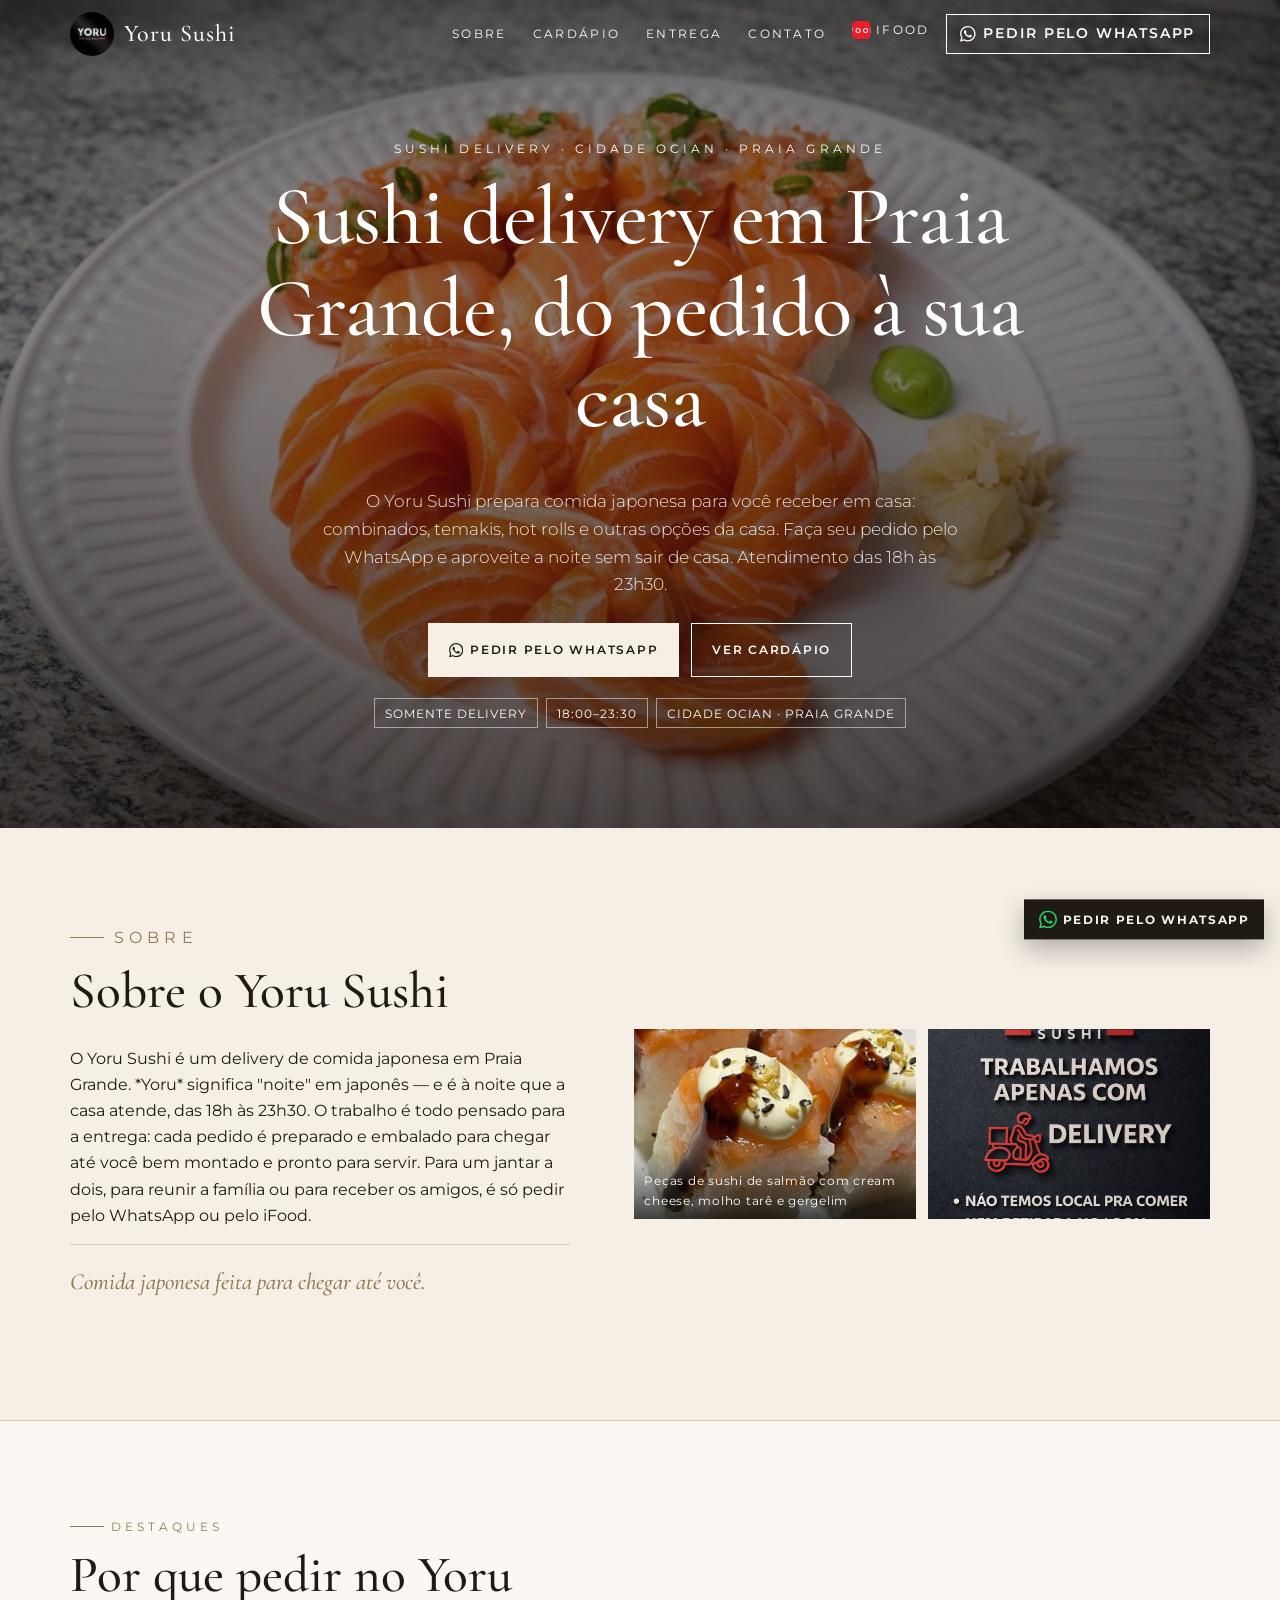
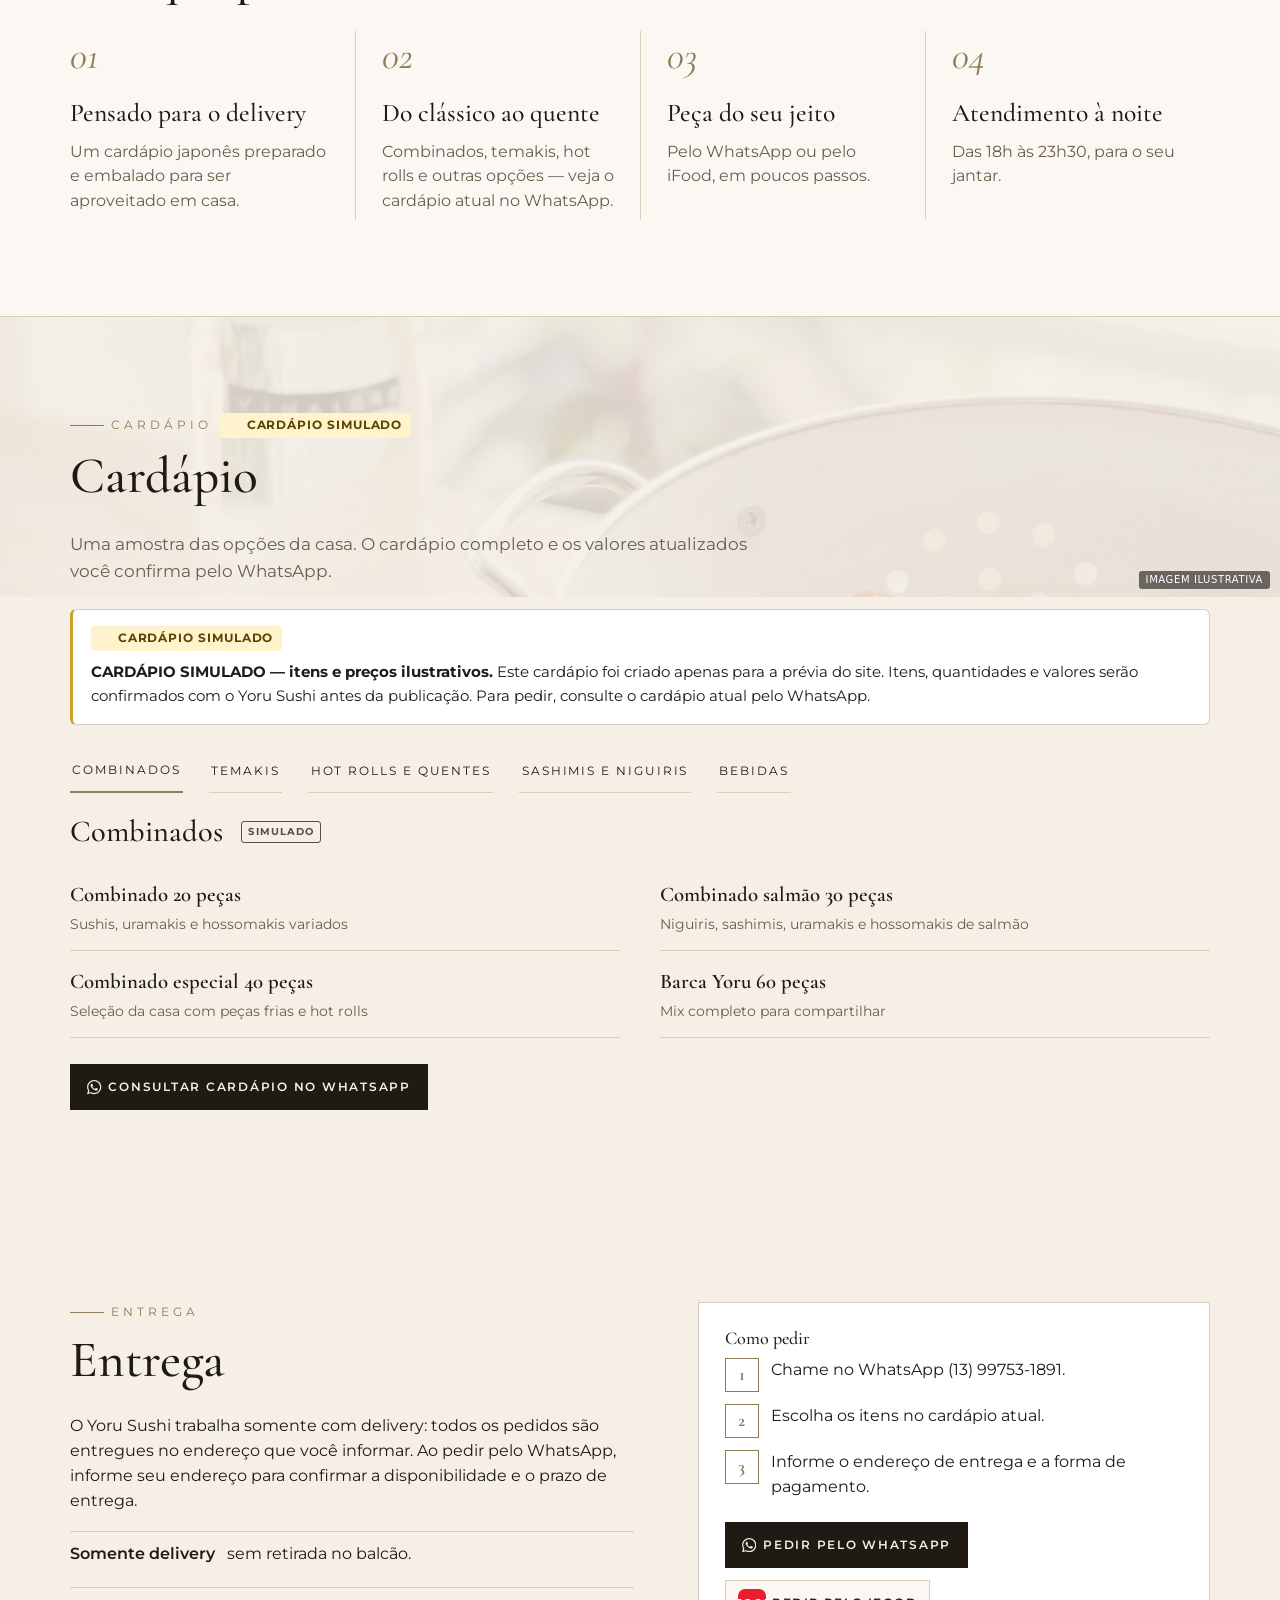
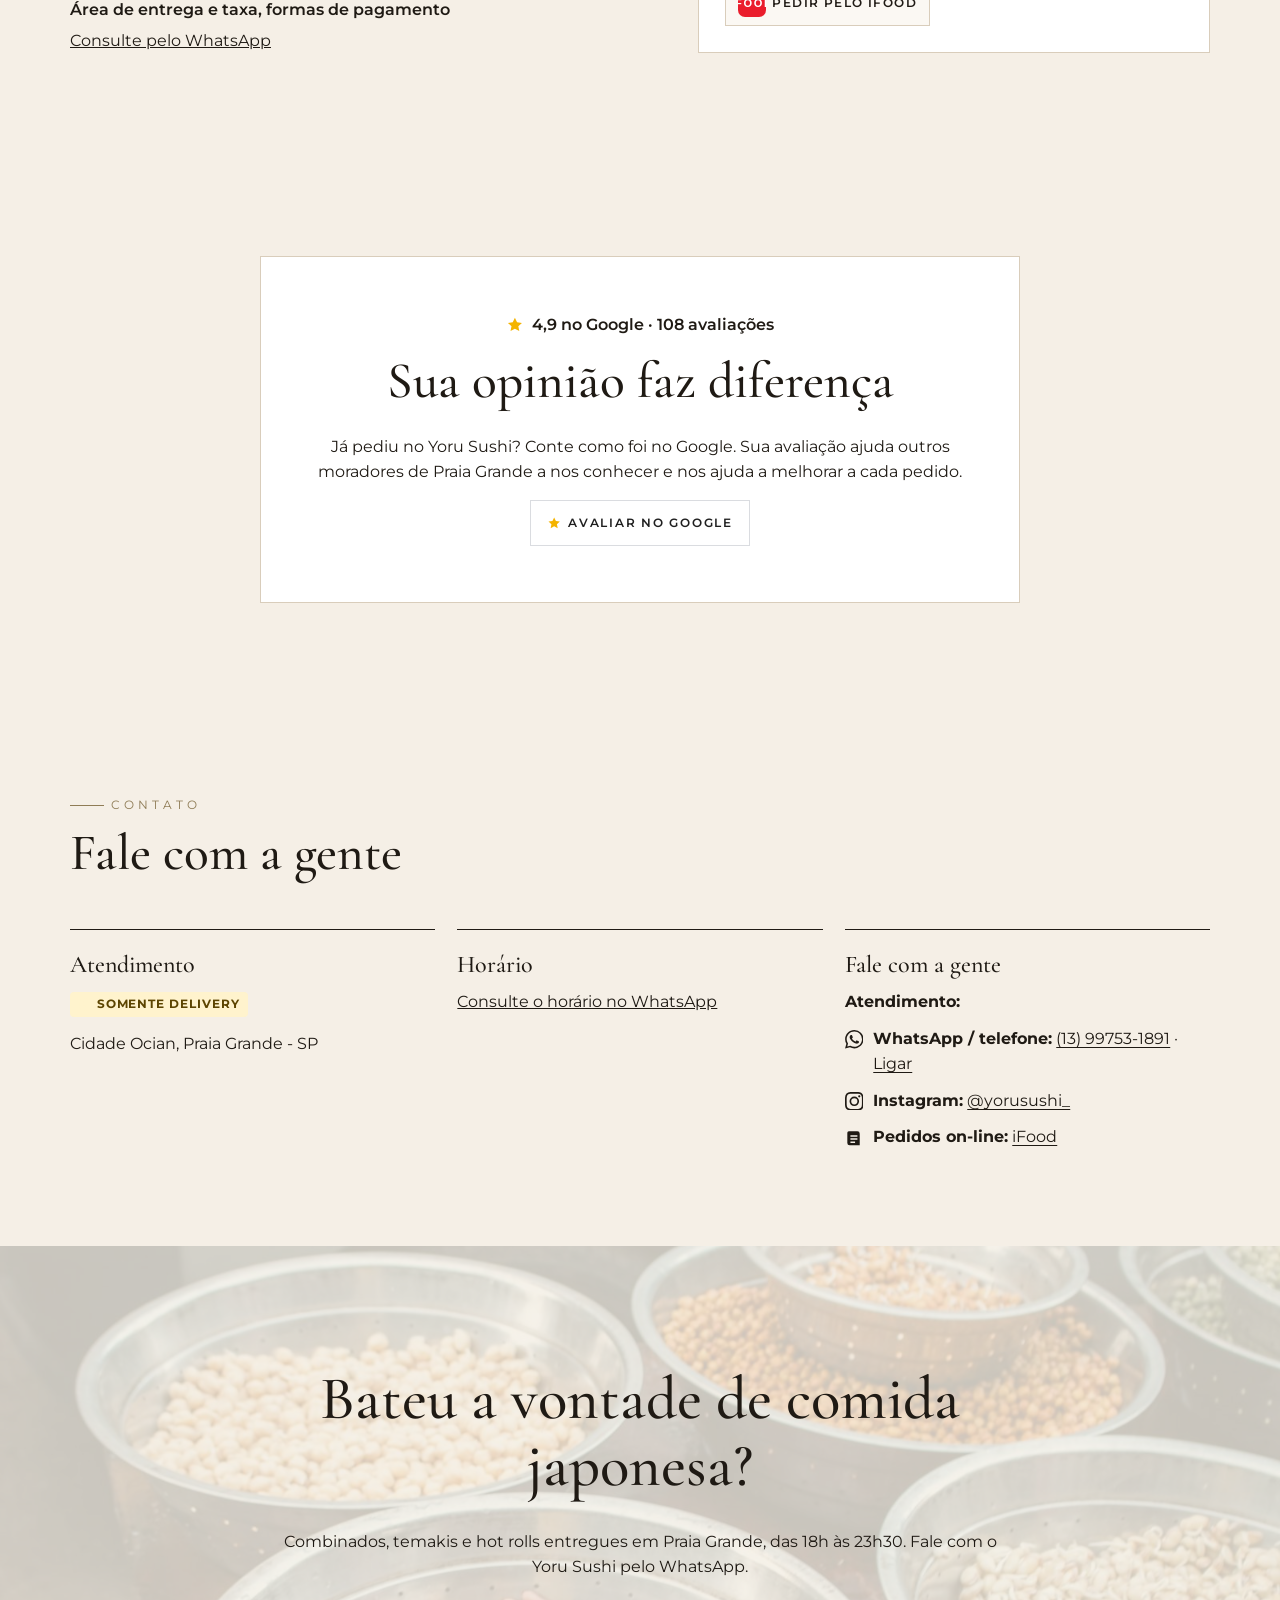
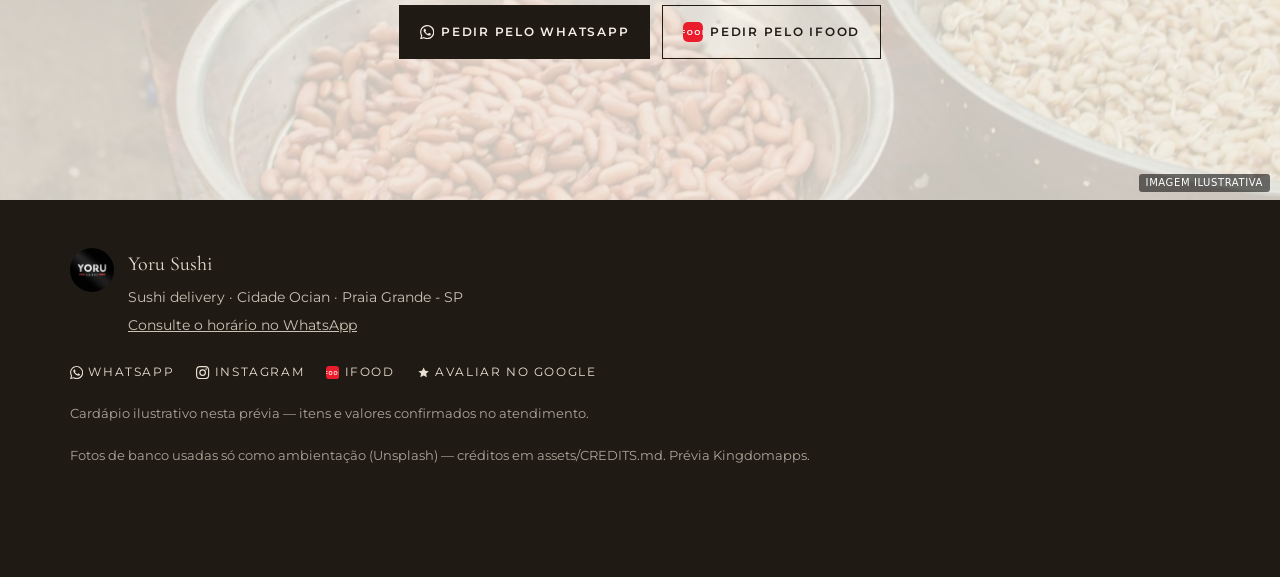
<file: v2/index.html>
<!DOCTYPE html>
<html lang="pt-BR">
<head>
<meta charset="UTF-8" />
<meta name="viewport" content="width=device-width, initial-scale=1" />
<meta name="robots" content="noindex, nofollow" />
<title>Yoru Sushi | Sushi delivery em Praia Grande</title>
<meta name="description" content="Comida japonesa por delivery em Praia Grande: combinados, temakis, hot rolls e mais. Das 18h às 23h30. Peça pelo WhatsApp ou pelo iFood." />
<meta name="theme-color" content="#111111" />
<link rel="preconnect" href="https://fonts.googleapis.com" />
<link rel="preconnect" href="https://fonts.gstatic.com" crossorigin />
<link rel="stylesheet" href="https://fonts.googleapis.com/css2?family=Cormorant+Garamond:ital,wght@0,500;0,600;1,500&family=Montserrat:wght@300;400;500;600&display=swap" />
<link rel="stylesheet" href="../assets/base.css" />
<link rel="stylesheet" href="../assets/skin-a.css" />
<style>:root{--brand:#d63c3c;--brand2:#c9c9c9;--brand-ink:#111111}</style>
</head>
<body class="skin-a" data-hours='{}' data-hours-unknown='[]'>
<!-- Kingdomapps · base institucional única · skin A (Editorial clássico) · copy: copy.md -->
<a class="skip" href="#conteudo">Pular para o conteúdo</a>
<header class="site-header" id="header">
  <div class="wrap header-inner">
    <a class="brand" href="#topo" aria-label="Yoru Sushi — início"><img class="brand-logo" src="../assets/img/logo.jpg" width="400" height="400" alt="Logotipo Yoru Sushi" /><span class="brand-word">Yoru Sushi</span></a>
    <nav class="site-nav" id="site-nav" aria-label="Principal">
      <ul><li><a href="#sobre">Sobre</a></li><li><a href="#cardapio">Cardápio</a></li><li><a href="#entrega">Entrega</a></li><li><a href="#contato">Contato</a></li><li class="nav-ifood"><a href="https://www.ifood.com.br/delivery/praia-grande-sp/yoru-sushi-ocian/cfde71bd-7dcb-464f-8679-fa218f8712e2" target="_blank" rel="noopener"><svg viewBox="0 0 24 24" aria-hidden="true" focusable="false"><rect width="24" height="24" rx="6" fill="#ea1d2c"/><text x="12" y="15.6" text-anchor="middle" font-family="Arial,Helvetica,sans-serif" font-weight="700" font-size="9.5" fill="#fff">iFood</text></svg><span>iFood</span></a></li></ul>
    </nav>
    <a class="btn btn-wa btn-sm header-cta" href="https://wa.me/5513997531891?text=Ol%C3%A1%21%20Vim%20pelo%20site%20e%20gostaria%20de%20fazer%20um%20pedido." target="_blank" rel="noopener"><svg viewBox="0 0 24 24" aria-hidden="true" focusable="false"><path fill="currentColor" d="M17.47 14.38c-.3-.15-1.76-.87-2.03-.97-.27-.1-.47-.15-.67.15-.2.3-.77.97-.94 1.16-.17.2-.35.22-.64.07-.3-.15-1.26-.46-2.39-1.47-.88-.79-1.48-1.76-1.65-2.06-.17-.3-.02-.46.13-.6.13-.14.3-.35.45-.52.15-.17.2-.3.3-.5.1-.2.05-.37-.03-.52-.07-.15-.67-1.61-.92-2.2-.24-.58-.49-.5-.67-.51h-.57c-.2 0-.52.07-.8.37-.27.3-1.04 1.02-1.04 2.48s1.07 2.88 1.21 3.07c.15.2 2.1 3.2 5.08 4.49.71.31 1.26.49 1.7.63.71.22 1.36.19 1.87.12.57-.09 1.76-.72 2-1.41.25-.7.25-1.29.18-1.41-.08-.13-.27-.2-.57-.35zM12.05 21.78a9.87 9.87 0 0 1-5.03-1.38l-.36-.21-3.74.98 1-3.65-.24-.37a9.86 9.86 0 0 1-1.51-5.26c0-5.45 4.44-9.88 9.89-9.88 2.64 0 5.12 1.03 6.99 2.9a9.83 9.83 0 0 1 2.89 6.99c0 5.45-4.44 9.88-9.89 9.88zm8.41-18.3A11.82 11.82 0 0 0 12.05 0C5.5 0 .16 5.34.16 11.89c0 2.1.55 4.14 1.59 5.95L.06 24l6.3-1.65a11.88 11.88 0 0 0 5.69 1.45c6.55 0 11.89-5.34 11.89-11.89 0-3.18-1.24-6.17-3.48-8.41z"/></svg><span>Pedir pelo WhatsApp</span></a>
    <button class="nav-toggle" type="button" aria-expanded="false" aria-controls="site-nav"><span class="sr-only">Abrir menu</span><span class="bars" aria-hidden="true"></span></button>
  </div>
</header>
<main id="conteudo">
<section class="hero" id="topo" aria-labelledby="hero-title">
  <figure class="hero-media"><img src="../assets/img/fotos-foto-2.jpg" width="1200" height="800" alt="Sashimis e niguiris de salmão em prato branco" fetchpriority="high" /></figure>
  <div class="wrap hero-inner">
    <div class="hero-copy">
      <p class="eyebrow">Sushi delivery · Cidade Ocian · Praia Grande</p>
      <h1 id="hero-title">Sushi delivery em Praia Grande, do pedido à sua casa</h1>
      <p class="lead">O Yoru Sushi prepara comida japonesa para você receber em casa: combinados, temakis, hot rolls e outras opções da casa. Faça seu pedido pelo WhatsApp e aproveite a noite sem sair de casa. Atendimento das 18h às 23h30.</p>
      <div class="hero-ctas">
        <a class="btn btn-wa btn-lg" href="https://wa.me/5513997531891?text=Ol%C3%A1%21%20Vim%20pelo%20site%20e%20gostaria%20de%20fazer%20um%20pedido." target="_blank" rel="noopener"><svg viewBox="0 0 24 24" aria-hidden="true" focusable="false"><path fill="currentColor" d="M17.47 14.38c-.3-.15-1.76-.87-2.03-.97-.27-.1-.47-.15-.67.15-.2.3-.77.97-.94 1.16-.17.2-.35.22-.64.07-.3-.15-1.26-.46-2.39-1.47-.88-.79-1.48-1.76-1.65-2.06-.17-.3-.02-.46.13-.6.13-.14.3-.35.45-.52.15-.17.2-.3.3-.5.1-.2.05-.37-.03-.52-.07-.15-.67-1.61-.92-2.2-.24-.58-.49-.5-.67-.51h-.57c-.2 0-.52.07-.8.37-.27.3-1.04 1.02-1.04 2.48s1.07 2.88 1.21 3.07c.15.2 2.1 3.2 5.08 4.49.71.31 1.26.49 1.7.63.71.22 1.36.19 1.87.12.57-.09 1.76-.72 2-1.41.25-.7.25-1.29.18-1.41-.08-.13-.27-.2-.57-.35zM12.05 21.78a9.87 9.87 0 0 1-5.03-1.38l-.36-.21-3.74.98 1-3.65-.24-.37a9.86 9.86 0 0 1-1.51-5.26c0-5.45 4.44-9.88 9.89-9.88 2.64 0 5.12 1.03 6.99 2.9a9.83 9.83 0 0 1 2.89 6.99c0 5.45-4.44 9.88-9.89 9.88zm8.41-18.3A11.82 11.82 0 0 0 12.05 0C5.5 0 .16 5.34.16 11.89c0 2.1.55 4.14 1.59 5.95L.06 24l6.3-1.65a11.88 11.88 0 0 0 5.69 1.45c6.55 0 11.89-5.34 11.89-11.89 0-3.18-1.24-6.17-3.48-8.41z"/></svg><span>Pedir pelo WhatsApp</span></a>
        <a class="btn btn-ghost btn-lg" href="#cardapio">Ver cardápio</a>
      </div>
      <ul class="chips"><li>Somente delivery</li><li>18:00–23:30</li><li>Cidade Ocian · Praia Grande</li></ul>
    </div>
  </div>
</section>
<section class="sec sobre" id="sobre" aria-labelledby="sobre-title">
  <div class="wrap sobre-grid">
    <div class="sobre-copy">
      <p class="kicker">Sobre</p>
      <h2 id="sobre-title">Sobre o Yoru Sushi</h2>
      <p>O Yoru Sushi é um delivery de comida japonesa em Praia Grande. *Yoru* significa &quot;noite&quot; em japonês — e é à noite que a casa atende, das 18h às 23h30. O trabalho é todo pensado para a entrega: cada pedido é preparado e embalado para chegar até você bem montado e pronto para servir. Para um jantar a dois, para reunir a família ou para receber os amigos, é só pedir pelo WhatsApp ou pelo iFood.</p>
      <p class="apoio">Comida japonesa feita para chegar até você.</p>
    </div>
    <div class="gallery" aria-label="Fotos de Yoru Sushi"><figure class="g-item g-1"><img src="../assets/img/fotos-foto-4.jpg" width="720" height="1280" alt="Peças de sushi de salmão com cream cheese, molho tarê e gergelim" loading="lazy" decoding="async" /><figcaption>Peças de sushi de salmão com cream cheese, molho tarê e gergelim</figcaption></figure><figure class="g-item g-2"><img src="../assets/img/fotos-foto-5.jpg" width="1024" height="1536" alt="Aviso do Yoru Sushi: trabalhamos apenas com delivery" loading="lazy" decoding="async" /></figure></div>
  </div>
</section>
<section class="sec destaques" id="destaques" aria-labelledby="dest-title">
  <div class="wrap">
    <p class="kicker">Destaques</p>
    <h2 id="dest-title">Por que pedir no Yoru</h2>
    <ul class="feats"><li class="feat"><span class="feat-n" aria-hidden="true">01</span><h3>Pensado para o delivery</h3><p>Um cardápio japonês preparado e embalado para ser aproveitado em casa.</p></li><li class="feat"><span class="feat-n" aria-hidden="true">02</span><h3>Do clássico ao quente</h3><p>Combinados, temakis, hot rolls e outras opções — veja o cardápio atual no WhatsApp.</p></li><li class="feat"><span class="feat-n" aria-hidden="true">03</span><h3>Peça do seu jeito</h3><p>Pelo WhatsApp ou pelo iFood, em poucos passos.</p></li><li class="feat"><span class="feat-n" aria-hidden="true">04</span><h3>Atendimento à noite</h3><p>Das 18h às 23h30, para o seu jantar.</p></li></ul>
  </div>
</section>
<section class="sec cardapio" id="cardapio" aria-labelledby="menu-title">
  <div class="amb amb-menu" style="--amb:url('../assets/img/ambiente-tomatoes-strainer.jpg')" aria-hidden="true"><span class="amb-tag">Imagem ilustrativa</span></div>
  <div class="wrap">
    <div class="menu-head">
      <p class="kicker">Cardápio <span class="sim-badge">Cardápio simulado</span></p>
      <h2 id="menu-title">Cardápio</h2>
      <p class="lead">Uma amostra das opções da casa. O cardápio completo e os valores atualizados você confirma pelo WhatsApp.</p>
    </div>
    <div class="sim-notice" role="note"><span class="sim-badge">Cardápio simulado</span><p><strong>CARDÁPIO SIMULADO — itens e preços ilustrativos.</strong> Este cardápio foi criado apenas para a prévia do site. Itens, quantidades e valores serão confirmados com o Yoru Sushi antes da publicação. Para pedir, consulte o cardápio atual pelo WhatsApp.</p></div>
    <div class="menu-tabs" role="tablist" aria-label="Categorias do cardápio"><button type="button" role="tab" id="tab-0" aria-controls="menu-0" aria-selected="true">Combinados</button><button type="button" role="tab" id="tab-1" aria-controls="menu-1" aria-selected="false" tabindex="-1">Temakis</button><button type="button" role="tab" id="tab-2" aria-controls="menu-2" aria-selected="false" tabindex="-1">Hot rolls e quentes</button><button type="button" role="tab" id="tab-3" aria-controls="menu-3" aria-selected="false" tabindex="-1">Sashimis e niguiris</button><button type="button" role="tab" id="tab-4" aria-controls="menu-4" aria-selected="false" tabindex="-1">Bebidas</button></div>
    <div class="menu-panel" role="tabpanel" id="menu-0" aria-labelledby="tab-0" tabindex="0"><h3 class="menu-cat">Combinados <span class="sim-tag">Simulado</span></h3><ul class="menu-list"><li class="mi"><span class="mi-name">Combinado 20 peças</span><span class="mi-desc">Sushis, uramakis e hossomakis variados</span></li><li class="mi"><span class="mi-name">Combinado salmão 30 peças</span><span class="mi-desc">Niguiris, sashimis, uramakis e hossomakis de salmão</span></li><li class="mi"><span class="mi-name">Combinado especial 40 peças</span><span class="mi-desc">Seleção da casa com peças frias e hot rolls</span></li><li class="mi"><span class="mi-name">Barca Yoru 60 peças</span><span class="mi-desc">Mix completo para compartilhar</span></li></ul></div><div class="menu-panel" role="tabpanel" id="menu-1" aria-labelledby="tab-1" tabindex="0" hidden><h3 class="menu-cat">Temakis <span class="sim-tag">Simulado</span></h3><ul class="menu-list"><li class="mi"><span class="mi-name">Temaki salmão</span><span class="mi-desc">Salmão, arroz e cebolinha</span></li><li class="mi"><span class="mi-name">Temaki salmão com cream cheese</span><span class="mi-desc">Salmão, cream cheese e cebolinha</span></li><li class="mi"><span class="mi-name">Temaki skin</span><span class="mi-desc">Pele de salmão grelhada e molho tarê</span></li><li class="mi"><span class="mi-name">Temaki hot</span><span class="mi-desc">Salmão empanado, cream cheese e tarê</span></li></ul></div><div class="menu-panel" role="tabpanel" id="menu-2" aria-labelledby="tab-2" tabindex="0" hidden><h3 class="menu-cat">Hot rolls e quentes <span class="sim-tag">Simulado</span></h3><ul class="menu-list"><li class="mi"><span class="mi-name">Hot roll salmão (10 un.)</span><span class="mi-desc">Empanado, recheado com salmão e cream cheese, com tarê</span></li><li class="mi"><span class="mi-name">Hot Philadelphia (10 un.)</span><span class="mi-desc">Salmão, cream cheese e cebolinha, empanado</span></li><li class="mi"><span class="mi-name">Harumaki (4 un.)</span><span class="mi-desc">Rolinho primavera crocante</span></li><li class="mi"><span class="mi-name">Guioza (6 un.)</span><span class="mi-desc">Pastel japonês grelhado</span></li></ul></div><div class="menu-panel" role="tabpanel" id="menu-3" aria-labelledby="tab-3" tabindex="0" hidden><h3 class="menu-cat">Sashimis e niguiris <span class="sim-tag">Simulado</span></h3><ul class="menu-list"><li class="mi"><span class="mi-name">Sashimi salmão (10 fatias)</span><span class="mi-desc">Fatias de salmão fresco</span></li><li class="mi"><span class="mi-name">Niguiri salmão (6 un.)</span><span class="mi-desc">Bolinho de arroz com salmão</span></li><li class="mi"><span class="mi-name">Jô salmão (6 un.)</span><span class="mi-desc">Arroz envolto em salmão, com cream cheese e tarê</span></li></ul></div><div class="menu-panel" role="tabpanel" id="menu-4" aria-labelledby="tab-4" tabindex="0" hidden><h3 class="menu-cat">Bebidas <span class="sim-tag">Simulado</span></h3><ul class="menu-list"><li class="mi"><span class="mi-name">Refrigerante lata</span></li><li class="mi"><span class="mi-name">Refrigerante 2 L</span></li><li class="mi"><span class="mi-name">Água mineral</span></li></ul></div>
    <div class="menu-cta"><a class="btn btn-wa" href="https://wa.me/5513997531891?text=Ol%C3%A1%21%20Vim%20pelo%20site%20e%20gostaria%20de%20fazer%20um%20pedido." target="_blank" rel="noopener"><svg viewBox="0 0 24 24" aria-hidden="true" focusable="false"><path fill="currentColor" d="M17.47 14.38c-.3-.15-1.76-.87-2.03-.97-.27-.1-.47-.15-.67.15-.2.3-.77.97-.94 1.16-.17.2-.35.22-.64.07-.3-.15-1.26-.46-2.39-1.47-.88-.79-1.48-1.76-1.65-2.06-.17-.3-.02-.46.13-.6.13-.14.3-.35.45-.52.15-.17.2-.3.3-.5.1-.2.05-.37-.03-.52-.07-.15-.67-1.61-.92-2.2-.24-.58-.49-.5-.67-.51h-.57c-.2 0-.52.07-.8.37-.27.3-1.04 1.02-1.04 2.48s1.07 2.88 1.21 3.07c.15.2 2.1 3.2 5.08 4.49.71.31 1.26.49 1.7.63.71.22 1.36.19 1.87.12.57-.09 1.76-.72 2-1.41.25-.7.25-1.29.18-1.41-.08-.13-.27-.2-.57-.35zM12.05 21.78a9.87 9.87 0 0 1-5.03-1.38l-.36-.21-3.74.98 1-3.65-.24-.37a9.86 9.86 0 0 1-1.51-5.26c0-5.45 4.44-9.88 9.89-9.88 2.64 0 5.12 1.03 6.99 2.9a9.83 9.83 0 0 1 2.89 6.99c0 5.45-4.44 9.88-9.89 9.88zm8.41-18.3A11.82 11.82 0 0 0 12.05 0C5.5 0 .16 5.34.16 11.89c0 2.1.55 4.14 1.59 5.95L.06 24l6.3-1.65a11.88 11.88 0 0 0 5.69 1.45c6.55 0 11.89-5.34 11.89-11.89 0-3.18-1.24-6.17-3.48-8.41z"/></svg><span>Consultar cardápio no WhatsApp</span></a></div>
  </div>
</section>
<section class="sec entrega" id="entrega" aria-labelledby="ent-title">
  <div class="wrap entrega-grid">
    <div>
      <p class="kicker">Entrega</p>
      <h2 id="ent-title">Entrega</h2>
      <p>O Yoru Sushi trabalha somente com delivery: todos os pedidos são entregues no endereço que você informar. Ao pedir pelo WhatsApp, informe seu endereço para confirmar a disponibilidade e o prazo de entrega.</p>
      <dl class="kv"><div><dt>Somente delivery</dt><dd>sem retirada no balcão.</dd></div><div><dt>Área de entrega e taxa, formas de pagamento</dt><dd><a href="https://wa.me/5513997531891?text=Ol%C3%A1%21%20Vim%20pelo%20site%20e%20gostaria%20de%20fazer%20um%20pedido." target="_blank" rel="noopener">Consulte pelo WhatsApp</a></dd></div></dl>
    </div>
    <div class="steps-box">
      <h3>Como pedir</h3><ol class="steps"><li>Chame no WhatsApp (13) 99753-1891.</li><li>Escolha os itens no cardápio atual.</li><li>Informe o endereço de entrega e a forma de pagamento.</li></ol>
      <div class="order-links"><a class="btn btn-wa" href="https://wa.me/5513997531891?text=Ol%C3%A1%21%20Vim%20pelo%20site%20e%20gostaria%20de%20fazer%20um%20pedido." target="_blank" rel="noopener"><svg viewBox="0 0 24 24" aria-hidden="true" focusable="false"><path fill="currentColor" d="M17.47 14.38c-.3-.15-1.76-.87-2.03-.97-.27-.1-.47-.15-.67.15-.2.3-.77.97-.94 1.16-.17.2-.35.22-.64.07-.3-.15-1.26-.46-2.39-1.47-.88-.79-1.48-1.76-1.65-2.06-.17-.3-.02-.46.13-.6.13-.14.3-.35.45-.52.15-.17.2-.3.3-.5.1-.2.05-.37-.03-.52-.07-.15-.67-1.61-.92-2.2-.24-.58-.49-.5-.67-.51h-.57c-.2 0-.52.07-.8.37-.27.3-1.04 1.02-1.04 2.48s1.07 2.88 1.21 3.07c.15.2 2.1 3.2 5.08 4.49.71.31 1.26.49 1.7.63.71.22 1.36.19 1.87.12.57-.09 1.76-.72 2-1.41.25-.7.25-1.29.18-1.41-.08-.13-.27-.2-.57-.35zM12.05 21.78a9.87 9.87 0 0 1-5.03-1.38l-.36-.21-3.74.98 1-3.65-.24-.37a9.86 9.86 0 0 1-1.51-5.26c0-5.45 4.44-9.88 9.89-9.88 2.64 0 5.12 1.03 6.99 2.9a9.83 9.83 0 0 1 2.89 6.99c0 5.45-4.44 9.88-9.89 9.88zm8.41-18.3A11.82 11.82 0 0 0 12.05 0C5.5 0 .16 5.34.16 11.89c0 2.1.55 4.14 1.59 5.95L.06 24l6.3-1.65a11.88 11.88 0 0 0 5.69 1.45c6.55 0 11.89-5.34 11.89-11.89 0-3.18-1.24-6.17-3.48-8.41z"/></svg><span>Pedir pelo WhatsApp</span></a><a class="app-link app-ifood" href="https://www.ifood.com.br/delivery/praia-grande-sp/yoru-sushi-ocian/cfde71bd-7dcb-464f-8679-fa218f8712e2" target="_blank" rel="noopener"><svg viewBox="0 0 24 24" aria-hidden="true" focusable="false"><rect width="24" height="24" rx="6" fill="#ea1d2c"/><text x="12" y="15.6" text-anchor="middle" font-family="Arial,Helvetica,sans-serif" font-weight="700" font-size="9.5" fill="#fff">iFood</text></svg><span>Pedir pelo iFood</span></a></div>
    </div>
  </div>
</section>
<section class="sec avaliar review-band" id="avaliar" aria-labelledby="av-title">
  <div class="wrap avaliar-inner">
    <p class="selo"><svg viewBox="0 0 24 24" aria-hidden="true" focusable="false"><path fill="currentColor" d="M12 2.5l2.9 6 6.6.8-4.9 4.5 1.3 6.5L12 17.1l-5.9 3.2 1.3-6.5L2.5 9.3l6.6-.8z"/></svg><span>4,9 no Google · 108 avaliações</span></p>
    <h2 id="av-title">Sua opinião faz diferença</h2>
    <p>Já pediu no Yoru Sushi? Conte como foi no Google. Sua avaliação ajuda outros moradores de Praia Grande a nos conhecer e nos ajuda a melhorar a cada pedido.</p>
    <a class="btn btn-review" href="https://search.google.com/local/writereview?placeid=ChIJ69ambqMdzpQRh0_XP5YFvk4" target="_blank" rel="noopener"><svg viewBox="0 0 24 24" aria-hidden="true" focusable="false"><path fill="currentColor" d="M12 2.5l2.9 6 6.6.8-4.9 4.5 1.3 6.5L12 17.1l-5.9 3.2 1.3-6.5L2.5 9.3l6.6-.8z"/></svg><span>Avaliar no Google</span></a>
  </div>
</section>
<section class="sec contato" id="contato" aria-labelledby="ct-title">
  <div class="wrap contato-grid">
    <div class="ct-head">
      <p class="kicker">Contato</p>
      <h2 id="ct-title">Fale com a gente</h2>
      
    </div>
    <div class="ct-card">
      <h3><span>Atendimento</span></h3>
      <p><span class="sim-badge delivery-badge">Somente delivery</span></p>
      <p>Cidade Ocian, Praia Grande - SP</p>
    </div>
    <div class="ct-card">
      <h3>Horário</h3>
      <p><a href="https://wa.me/5513997531891?text=Ol%C3%A1%21%20Vim%20pelo%20site%20e%20gostaria%20de%20fazer%20um%20pedido." target="_blank" rel="noopener">Consulte o horário no WhatsApp</a></p>
    </div>
    <div class="ct-card">
      <h3>Fale com a gente</h3>
      <ul class="ct-list"><li class="atend"><span><strong>Atendimento:</strong> </span></li><li><svg viewBox="0 0 24 24" aria-hidden="true" focusable="false"><path fill="currentColor" d="M17.47 14.38c-.3-.15-1.76-.87-2.03-.97-.27-.1-.47-.15-.67.15-.2.3-.77.97-.94 1.16-.17.2-.35.22-.64.07-.3-.15-1.26-.46-2.39-1.47-.88-.79-1.48-1.76-1.65-2.06-.17-.3-.02-.46.13-.6.13-.14.3-.35.45-.52.15-.17.2-.3.3-.5.1-.2.05-.37-.03-.52-.07-.15-.67-1.61-.92-2.2-.24-.58-.49-.5-.67-.51h-.57c-.2 0-.52.07-.8.37-.27.3-1.04 1.02-1.04 2.48s1.07 2.88 1.21 3.07c.15.2 2.1 3.2 5.08 4.49.71.31 1.26.49 1.7.63.71.22 1.36.19 1.87.12.57-.09 1.76-.72 2-1.41.25-.7.25-1.29.18-1.41-.08-.13-.27-.2-.57-.35zM12.05 21.78a9.87 9.87 0 0 1-5.03-1.38l-.36-.21-3.74.98 1-3.65-.24-.37a9.86 9.86 0 0 1-1.51-5.26c0-5.45 4.44-9.88 9.89-9.88 2.64 0 5.12 1.03 6.99 2.9a9.83 9.83 0 0 1 2.89 6.99c0 5.45-4.44 9.88-9.89 9.88zm8.41-18.3A11.82 11.82 0 0 0 12.05 0C5.5 0 .16 5.34.16 11.89c0 2.1.55 4.14 1.59 5.95L.06 24l6.3-1.65a11.88 11.88 0 0 0 5.69 1.45c6.55 0 11.89-5.34 11.89-11.89 0-3.18-1.24-6.17-3.48-8.41z"/></svg><span><strong>WhatsApp / telefone:</strong> <a href="https://wa.me/5513997531891?text=Ol%C3%A1%21%20Vim%20pelo%20site%20e%20gostaria%20de%20fazer%20um%20pedido." target="_blank" rel="noopener">(13) 99753-1891</a> · <a href="tel:+5513997531891">Ligar</a></span></li><li><svg viewBox="0 0 24 24" aria-hidden="true" focusable="false"><path fill="currentColor" d="M12 2.2c3.2 0 3.58.01 4.85.07 3.25.15 4.77 1.69 4.92 4.92.06 1.27.07 1.65.07 4.85s-.01 3.58-.07 4.85c-.15 3.23-1.66 4.77-4.92 4.92-1.27.06-1.65.07-4.85.07s-3.58-.01-4.85-.07c-3.26-.15-4.77-1.7-4.92-4.92C2.17 15.58 2.16 15.2 2.16 12s.01-3.58.07-4.85C2.38 3.92 3.9 2.38 7.15 2.23 8.42 2.17 8.8 2.16 12 2.16zM12 0C8.74 0 8.33.01 7.05.07 2.7.27.27 2.69.07 7.05.01 8.33 0 8.74 0 12s.01 3.67.07 4.95c.2 4.36 2.62 6.78 6.98 6.98C8.33 23.99 8.74 24 12 24s3.67-.01 4.95-.07c4.35-.2 6.78-2.62 6.98-6.98.06-1.28.07-1.69.07-4.95s-.01-3.67-.07-4.95c-.2-4.35-2.62-6.78-6.98-6.98C15.67.01 15.26 0 12 0zm0 5.84a6.16 6.16 0 1 0 0 12.32 6.16 6.16 0 0 0 0-12.32zM12 16a4 4 0 1 1 0-8 4 4 0 0 1 0 8zm6.4-11.85a1.44 1.44 0 1 0 0 2.88 1.44 1.44 0 0 0 0-2.88z"/></svg><span><strong>Instagram:</strong> <a href="https://instagram.com/yorusushi_" target="_blank" rel="noopener">@yorusushi_</a></span></li><li><svg viewBox="0 0 24 24" aria-hidden="true" focusable="false"><path fill="currentColor" d="M5 3h11a3 3 0 0 1 3 3v15H6a3 3 0 0 1-3-3V5a2 2 0 0 1 2-2zm2 5v2h9V8H7zm0 4v2h9v-2H7zm0 4v2h6v-2H7z"/></svg><span><strong>Pedidos on-line:</strong> <a href="https://www.ifood.com.br/delivery/praia-grande-sp/yoru-sushi-ocian/cfde71bd-7dcb-464f-8679-fa218f8712e2" target="_blank" rel="noopener">iFood</a></span></li></ul>
    </div>
  </div>
</section>
<section class="sec cta-final cta-band" id="cta-final" aria-labelledby="cta-title">
  <div class="amb amb-cta" style="--amb:url('../assets/img/ambiente-beans.jpg')" aria-hidden="true"><span class="amb-tag">Imagem ilustrativa</span></div>
  <div class="wrap cta-inner">
    <h2 id="cta-title">Bateu a vontade de comida japonesa?</h2>
    <p>Combinados, temakis e hot rolls entregues em Praia Grande, das 18h às 23h30. Fale com o Yoru Sushi pelo WhatsApp.</p>
    <div class="hero-ctas"><a class="btn btn-wa btn-lg" href="https://wa.me/5513997531891?text=Ol%C3%A1%21%20Vim%20pelo%20site%20e%20gostaria%20de%20fazer%20um%20pedido." target="_blank" rel="noopener"><svg viewBox="0 0 24 24" aria-hidden="true" focusable="false"><path fill="currentColor" d="M17.47 14.38c-.3-.15-1.76-.87-2.03-.97-.27-.1-.47-.15-.67.15-.2.3-.77.97-.94 1.16-.17.2-.35.22-.64.07-.3-.15-1.26-.46-2.39-1.47-.88-.79-1.48-1.76-1.65-2.06-.17-.3-.02-.46.13-.6.13-.14.3-.35.45-.52.15-.17.2-.3.3-.5.1-.2.05-.37-.03-.52-.07-.15-.67-1.61-.92-2.2-.24-.58-.49-.5-.67-.51h-.57c-.2 0-.52.07-.8.37-.27.3-1.04 1.02-1.04 2.48s1.07 2.88 1.21 3.07c.15.2 2.1 3.2 5.08 4.49.71.31 1.26.49 1.7.63.71.22 1.36.19 1.87.12.57-.09 1.76-.72 2-1.41.25-.7.25-1.29.18-1.41-.08-.13-.27-.2-.57-.35zM12.05 21.78a9.87 9.87 0 0 1-5.03-1.38l-.36-.21-3.74.98 1-3.65-.24-.37a9.86 9.86 0 0 1-1.51-5.26c0-5.45 4.44-9.88 9.89-9.88 2.64 0 5.12 1.03 6.99 2.9a9.83 9.83 0 0 1 2.89 6.99c0 5.45-4.44 9.88-9.89 9.88zm8.41-18.3A11.82 11.82 0 0 0 12.05 0C5.5 0 .16 5.34.16 11.89c0 2.1.55 4.14 1.59 5.95L.06 24l6.3-1.65a11.88 11.88 0 0 0 5.69 1.45c6.55 0 11.89-5.34 11.89-11.89 0-3.18-1.24-6.17-3.48-8.41z"/></svg><span>Pedir pelo WhatsApp</span></a><a class="btn btn-ghost btn-lg btn-ifood" href="https://www.ifood.com.br/delivery/praia-grande-sp/yoru-sushi-ocian/cfde71bd-7dcb-464f-8679-fa218f8712e2" target="_blank" rel="noopener"><svg viewBox="0 0 24 24" aria-hidden="true" focusable="false"><rect width="24" height="24" rx="6" fill="#ea1d2c"/><text x="12" y="15.6" text-anchor="middle" font-family="Arial,Helvetica,sans-serif" font-weight="700" font-size="9.5" fill="#fff">iFood</text></svg><span>Pedir pelo iFood</span></a></div>
  </div>
</section>
</main>
<footer class="site-footer">
  <div class="wrap footer-inner">
    <div class="f-brand"><img class="brand-logo" src="../assets/img/logo.jpg" width="400" height="400" alt="Logotipo Yoru Sushi" /><div><p class="f-name">Yoru Sushi</p><p>Sushi delivery · Cidade Ocian · Praia Grande - SP</p><p><a href="https://wa.me/5513997531891?text=Ol%C3%A1%21%20Vim%20pelo%20site%20e%20gostaria%20de%20fazer%20um%20pedido." target="_blank" rel="noopener">Consulte o horário no WhatsApp</a></p></div></div>
    <nav class="f-links" aria-label="Links"><a href="https://wa.me/5513997531891?text=Ol%C3%A1%21%20Vim%20pelo%20site%20e%20gostaria%20de%20fazer%20um%20pedido." target="_blank" rel="noopener"><svg viewBox="0 0 24 24" aria-hidden="true" focusable="false"><path fill="currentColor" d="M17.47 14.38c-.3-.15-1.76-.87-2.03-.97-.27-.1-.47-.15-.67.15-.2.3-.77.97-.94 1.16-.17.2-.35.22-.64.07-.3-.15-1.26-.46-2.39-1.47-.88-.79-1.48-1.76-1.65-2.06-.17-.3-.02-.46.13-.6.13-.14.3-.35.45-.52.15-.17.2-.3.3-.5.1-.2.05-.37-.03-.52-.07-.15-.67-1.61-.92-2.2-.24-.58-.49-.5-.67-.51h-.57c-.2 0-.52.07-.8.37-.27.3-1.04 1.02-1.04 2.48s1.07 2.88 1.21 3.07c.15.2 2.1 3.2 5.08 4.49.71.31 1.26.49 1.7.63.71.22 1.36.19 1.87.12.57-.09 1.76-.72 2-1.41.25-.7.25-1.29.18-1.41-.08-.13-.27-.2-.57-.35zM12.05 21.78a9.87 9.87 0 0 1-5.03-1.38l-.36-.21-3.74.98 1-3.65-.24-.37a9.86 9.86 0 0 1-1.51-5.26c0-5.45 4.44-9.88 9.89-9.88 2.64 0 5.12 1.03 6.99 2.9a9.83 9.83 0 0 1 2.89 6.99c0 5.45-4.44 9.88-9.89 9.88zm8.41-18.3A11.82 11.82 0 0 0 12.05 0C5.5 0 .16 5.34.16 11.89c0 2.1.55 4.14 1.59 5.95L.06 24l6.3-1.65a11.88 11.88 0 0 0 5.69 1.45c6.55 0 11.89-5.34 11.89-11.89 0-3.18-1.24-6.17-3.48-8.41z"/></svg><span>WhatsApp</span></a><a href="https://instagram.com/yorusushi_" target="_blank" rel="noopener"><svg viewBox="0 0 24 24" aria-hidden="true" focusable="false"><path fill="currentColor" d="M12 2.2c3.2 0 3.58.01 4.85.07 3.25.15 4.77 1.69 4.92 4.92.06 1.27.07 1.65.07 4.85s-.01 3.58-.07 4.85c-.15 3.23-1.66 4.77-4.92 4.92-1.27.06-1.65.07-4.85.07s-3.58-.01-4.85-.07c-3.26-.15-4.77-1.7-4.92-4.92C2.17 15.58 2.16 15.2 2.16 12s.01-3.58.07-4.85C2.38 3.92 3.9 2.38 7.15 2.23 8.42 2.17 8.8 2.16 12 2.16zM12 0C8.74 0 8.33.01 7.05.07 2.7.27.27 2.69.07 7.05.01 8.33 0 8.74 0 12s.01 3.67.07 4.95c.2 4.36 2.62 6.78 6.98 6.98C8.33 23.99 8.74 24 12 24s3.67-.01 4.95-.07c4.35-.2 6.78-2.62 6.98-6.98.06-1.28.07-1.69.07-4.95s-.01-3.67-.07-4.95c-.2-4.35-2.62-6.78-6.98-6.98C15.67.01 15.26 0 12 0zm0 5.84a6.16 6.16 0 1 0 0 12.32 6.16 6.16 0 0 0 0-12.32zM12 16a4 4 0 1 1 0-8 4 4 0 0 1 0 8zm6.4-11.85a1.44 1.44 0 1 0 0 2.88 1.44 1.44 0 0 0 0-2.88z"/></svg><span>Instagram</span></a><a href="https://www.ifood.com.br/delivery/praia-grande-sp/yoru-sushi-ocian/cfde71bd-7dcb-464f-8679-fa218f8712e2" target="_blank" rel="noopener"><svg viewBox="0 0 24 24" aria-hidden="true" focusable="false"><rect width="24" height="24" rx="6" fill="#ea1d2c"/><text x="12" y="15.6" text-anchor="middle" font-family="Arial,Helvetica,sans-serif" font-weight="700" font-size="9.5" fill="#fff">iFood</text></svg><span>iFood</span></a><a href="https://search.google.com/local/writereview?placeid=ChIJ69ambqMdzpQRh0_XP5YFvk4" target="_blank" rel="noopener"><svg viewBox="0 0 24 24" aria-hidden="true" focusable="false"><path fill="currentColor" d="M12 2.5l2.9 6 6.6.8-4.9 4.5 1.3 6.5L12 17.1l-5.9 3.2 1.3-6.5L2.5 9.3l6.6-.8z"/></svg><span>Avaliar no Google</span></a></nav>
    <p class="f-note">Cardápio ilustrativo nesta prévia — itens e valores confirmados no atendimento.</p>
    <p class="f-credit">Fotos de banco usadas só como ambientação (Unsplash) — créditos em assets/CREDITS.md. Prévia Kingdomapps.</p>
  </div>
</footer>
<a class="wa-float" href="https://wa.me/5513997531891?text=Ol%C3%A1%21%20Vim%20pelo%20site%20e%20gostaria%20de%20fazer%20um%20pedido." target="_blank" rel="noopener" aria-label="Fazer pedido pelo WhatsApp do Yoru Sushi"><svg viewBox="0 0 24 24" aria-hidden="true" focusable="false"><path fill="currentColor" d="M17.47 14.38c-.3-.15-1.76-.87-2.03-.97-.27-.1-.47-.15-.67.15-.2.3-.77.97-.94 1.16-.17.2-.35.22-.64.07-.3-.15-1.26-.46-2.39-1.47-.88-.79-1.48-1.76-1.65-2.06-.17-.3-.02-.46.13-.6.13-.14.3-.35.45-.52.15-.17.2-.3.3-.5.1-.2.05-.37-.03-.52-.07-.15-.67-1.61-.92-2.2-.24-.58-.49-.5-.67-.51h-.57c-.2 0-.52.07-.8.37-.27.3-1.04 1.02-1.04 2.48s1.07 2.88 1.21 3.07c.15.2 2.1 3.2 5.08 4.49.71.31 1.26.49 1.7.63.71.22 1.36.19 1.87.12.57-.09 1.76-.72 2-1.41.25-.7.25-1.29.18-1.41-.08-.13-.27-.2-.57-.35zM12.05 21.78a9.87 9.87 0 0 1-5.03-1.38l-.36-.21-3.74.98 1-3.65-.24-.37a9.86 9.86 0 0 1-1.51-5.26c0-5.45 4.44-9.88 9.89-9.88 2.64 0 5.12 1.03 6.99 2.9a9.83 9.83 0 0 1 2.89 6.99c0 5.45-4.44 9.88-9.89 9.88zm8.41-18.3A11.82 11.82 0 0 0 12.05 0C5.5 0 .16 5.34.16 11.89c0 2.1.55 4.14 1.59 5.95L.06 24l6.3-1.65a11.88 11.88 0 0 0 5.69 1.45c6.55 0 11.89-5.34 11.89-11.89 0-3.18-1.24-6.17-3.48-8.41z"/></svg><span>Pedir pelo WhatsApp</span></a>
<script src="../assets/site.js" defer></script>
</body>
</html>
</file>
<file: gate.css>
:root {
  --bg: #0f0e0c;
  --card: #1a1815;
  --text: #f4efe6;
  --muted: #9a9084;
  --accent: #c45c3a;
  --line: rgba(200, 180, 160, 0.15);
  --ok: #25d366;
  --font: "Segoe UI", system-ui, -apple-system, sans-serif;
}
*, *::before, *::after { box-sizing: border-box; margin: 0; padding: 0; }
body {
  min-height: 100vh;
  font-family: var(--font);
  background:
    radial-gradient(ellipse at top, rgba(196, 92, 58, 0.18), transparent 50%),
    var(--bg);
  color: var(--text);
  line-height: 1.5;
  -webkit-font-smoothing: antialiased;
}
.shell {
  width: min(100% - 2rem, 1100px);
  margin: 0 auto;
  padding: 2.5rem 0 3rem;
}
.brand-row {
  display: flex; align-items: center; justify-content: space-between;
  gap: 1rem; margin-bottom: 2rem;
}
.brand-row strong { letter-spacing: 0.04em; }
.brand-row span { color: var(--muted); font-size: 0.9rem; }

.lock {
  max-width: 420px;
  margin: 4vh auto 0;
  background: var(--card);
  border: 1px solid var(--line);
  border-radius: 18px;
  padding: 2rem 1.5rem;
  text-align: center;
}
.lock h1 {
  font-size: 1.45rem;
  margin-bottom: 0.5rem;
}
.lock p {
  color: var(--muted);
  font-size: 0.95rem;
  margin-bottom: 1.5rem;
}
.lock label {
  display: block; text-align: left; font-size: 0.8rem;
  color: var(--muted); margin-bottom: 0.4rem;
}
.lock input {
  width: 100%;
  font-size: 1.6rem;
  letter-spacing: 0.4em;
  text-align: center;
  padding: 0.85rem;
  border-radius: 12px;
  border: 1px solid var(--line);
  background: #12100e;
  color: var(--text);
  outline: none;
  margin-bottom: 0.85rem;
}
.lock input:focus { border-color: var(--accent); }
.lock button {
  width: 100%;
  padding: 0.9rem;
  border: none; border-radius: 999px;
  background: var(--accent); color: #fff;
  font-weight: 700; font-size: 0.95rem; cursor: pointer;
}
.lock button:hover { filter: brightness(1.08); }
.lock .err {
  color: #ff8a7a; font-size: 0.88rem; min-height: 1.2em;
  margin-top: 0.75rem;
}
.hidden { display: none !important; }

.gallery-head {
  margin-bottom: 1.5rem;
}
.gallery-head h1 { font-size: clamp(1.5rem, 3vw, 2rem); margin-bottom: 0.35rem; }
.gallery-head p { color: var(--muted); }

.cards {
  display: grid; gap: 1.25rem;
  grid-template-columns: 1fr;
}
.card {
  background: var(--card);
  border: 1px solid var(--line);
  border-radius: 16px;
  overflow: hidden;
  display: flex; flex-direction: column;
}
.card-preview {
  background: #0a0908;
  border-bottom: 1px solid var(--line);
  aspect-ratio: 16/10;
  position: relative;
}
.card-preview iframe {
  width: 200%; height: 200%;
  transform: scale(0.5);
  transform-origin: 0 0;
  border: 0;
  pointer-events: none;
  background: #fff;
}
.card-body { padding: 1.15rem 1.2rem 1.35rem; }
.card-body h2 { font-size: 1.1rem; margin-bottom: 0.35rem; }
.card-body p { color: var(--muted); font-size: 0.9rem; margin-bottom: 1rem; }
.card-actions { display: flex; flex-wrap: wrap; gap: 0.6rem; }
.card-actions a {
  display: inline-flex; align-items: center;
  padding: 0.6rem 1rem; border-radius: 999px;
  font-size: 0.85rem; font-weight: 650; text-decoration: none;
}
.card-actions .open {
  background: var(--accent); color: #fff;
}
.card-actions .open:hover { filter: brightness(1.08); }
.toolbar {
  display: flex; justify-content: flex-end; margin-bottom: 1rem;
}
.toolbar button {
  background: transparent; border: 1px solid var(--line);
  color: var(--muted); border-radius: 999px;
  padding: 0.45rem 0.9rem; cursor: pointer; font-size: 0.8rem;
}
.toolbar button:hover { color: var(--text); }

footer {
  margin-top: 2.5rem;
  color: var(--muted);
  font-size: 0.85rem;
  border-top: 1px solid var(--line);
  padding-top: 1.25rem;
}

@media (min-width: 900px) {
  .cards { grid-template-columns: repeat(3, 1fr); }
}
</file>
<file: assets/base.css>
/* Kingdomapps — base institucional (estrutura e mecânica comuns às 3 skins) */
*,*::before,*::after{box-sizing:border-box}
html{scroll-behavior:smooth;-webkit-text-size-adjust:100%}
body{margin:0;background:var(--bg);color:var(--ink);font-family:var(--font-body);font-size:16px;line-height:1.6;text-rendering:optimizeLegibility}
img{max-width:100%;height:auto;display:block}
a{color:inherit}
h1,h2,h3{font-family:var(--font-display);line-height:1.1;margin:0 0 .5em;font-weight:var(--display-weight,600)}
p{margin:0 0 1em}
ul,ol{margin:0;padding:0}
svg{width:1.15em;height:1.15em;flex:none}
.sr-only{position:absolute;width:1px;height:1px;overflow:hidden;clip:rect(0 0 0 0);white-space:nowrap}
.skip{position:absolute;left:12px;top:-60px;z-index:100;background:var(--ink);color:var(--bg);padding:10px 14px}
.skip:focus{top:12px}
:focus-visible{outline:3px solid var(--focus,var(--brand2));outline-offset:3px}
.wrap{width:100%;max-width:1180px;margin:0 auto;padding:0 20px}
.sec{padding:var(--sec-pad,72px) 0;position:relative}
.kicker{font-size:.78rem;letter-spacing:.18em;text-transform:uppercase;color:var(--muted);margin-bottom:.8em;display:flex;align-items:center;gap:.6em;flex-wrap:wrap}
.lead{font-size:1.08rem;color:var(--muted)}
.tbc{display:inline-block;font-size:.78em;padding:.1em .6em;border:1px dashed currentColor;border-radius:99px;opacity:.85;white-space:nowrap}
.interim-flag{margin:0;padding:8px 20px;background:#fff3cd;color:#5c4400;font:600 13px/1.4 system-ui,sans-serif;text-align:center}
/* botões */
.btn{display:inline-flex;align-items:center;justify-content:center;gap:.55em;min-height:46px;padding:.7em 1.3em;text-decoration:none;font-weight:600;border:1px solid transparent;border-radius:var(--btn-radius,6px);cursor:pointer;transition:transform .15s ease,background .2s ease,color .2s ease,border-color .2s ease;font-family:var(--font-btn,var(--font-body));letter-spacing:var(--btn-track,0);text-transform:var(--btn-case,none);font-size:var(--btn-size,.95rem)}
.btn:hover{transform:translateY(-1px)}
.btn-lg{min-height:54px;padding:.85em 1.6em}
.btn-sm{min-height:40px;padding:.5em 1em;font-size:.85rem}
.btn-wa{background:var(--wa-bg);color:var(--wa-ink);border-color:var(--wa-bg)}
.btn-wa:hover{background:var(--wa-hover,var(--wa-bg))}
.btn-ghost{background:transparent;color:inherit;border-color:currentColor}
.btn-review{background:var(--review-bg,#fff);color:var(--review-ink,#1f1f1f);border-color:var(--review-line,#dadce0)}
.btn-review svg{color:#f4b400}
/* header */
.site-header{position:sticky;top:0;z-index:50;background:var(--header-bg,var(--bg));color:var(--header-ink,var(--ink));transition:background .25s ease,box-shadow .25s ease}
.header-inner{display:flex;align-items:center;gap:16px;min-height:68px}
.brand{display:flex;align-items:center;gap:10px;text-decoration:none;margin-right:auto}
.brand-logo{width:46px;height:46px;object-fit:cover;border-radius:var(--logo-radius,50%);background:#fff}
.brand-word{font-family:var(--font-display);font-size:1.35rem;font-weight:var(--display-weight,600);line-height:1}
.site-nav ul{list-style:none;display:flex;gap:26px}
.site-nav a{text-decoration:none;font-size:.9rem}
.site-nav a:hover{text-decoration:underline;text-underline-offset:6px}
.nav-toggle{display:none;background:none;border:0;color:inherit;width:44px;height:44px;cursor:pointer;padding:0}
.nav-toggle .bars,.nav-toggle .bars::before,.nav-toggle .bars::after{display:block;width:22px;height:2px;background:currentColor;margin:auto;position:relative;transition:transform .2s ease}
.nav-toggle .bars::before,.nav-toggle .bars::after{content:"";position:absolute;left:0}
.nav-toggle .bars::before{top:-7px}.nav-toggle .bars::after{top:7px}
.nav-open .nav-toggle .bars{background:transparent}
.nav-open .nav-toggle .bars::before{transform:translateY(7px) rotate(45deg)}
.nav-open .nav-toggle .bars::after{transform:translateY(-7px) rotate(-45deg)}
@media (max-width:880px){
  .nav-toggle{display:block}
  .header-cta span{display:none}
  .header-cta{padding:.5em .7em}
  .site-nav{position:fixed;inset:68px 0 auto 0;background:var(--nav-mobile-bg,var(--bg));color:var(--ink);padding:12px 20px 24px;box-shadow:0 18px 30px rgba(0,0,0,.18);transform:translateY(-12px);opacity:0;visibility:hidden;transition:.2s ease}
  .nav-open .site-nav{transform:none;opacity:1;visibility:visible}
  .site-nav ul{flex-direction:column;gap:0}
  .site-nav a{display:block;padding:14px 0;font-size:1.05rem;border-bottom:1px solid var(--line)}
}
/* hero */
.hero{position:relative;overflow:hidden}
.hero-media{margin:0}
.hero-media img{width:100%;height:100%;object-fit:cover}
.hero-copy{position:relative}
.hero h1{font-size:clamp(2.3rem,6vw,4.4rem)}
.eyebrow{font-size:.8rem;letter-spacing:.2em;text-transform:uppercase;margin-bottom:1.1em}
.hero-ctas{display:flex;flex-wrap:wrap;gap:12px;margin:1.6em 0 1.4em}
.chips{list-style:none;display:flex;flex-wrap:wrap;gap:8px}
.chips li{font-size:.85rem;padding:.35em .85em;border:1px solid var(--chip-line,currentColor);border-radius:var(--chip-radius,99px)}
.open-badge{display:inline-flex;align-items:center;gap:.5em;font-size:.85rem;font-weight:600;margin:0}
.open-badge::before{content:"";width:9px;height:9px;border-radius:50%;background:#2fbf71;box-shadow:0 0 0 4px rgba(47,191,113,.2)}
.open-badge[hidden]{display:none}
/* sobre + galeria */
.sobre-grid{display:grid;gap:40px}
.apoio{font-weight:600}
.gallery{display:grid;grid-template-columns:repeat(2,1fr);gap:var(--gal-gap,10px)}
.g-item{margin:0;position:relative;overflow:hidden;border-radius:var(--img-radius,0)}
.g-item img{width:100%;height:100%;object-fit:cover;aspect-ratio:1/1}
.g-item figcaption{position:absolute;left:0;right:0;bottom:0;padding:22px 10px 8px;font-size:.78rem;color:#fff;background:linear-gradient(transparent,rgba(0,0,0,.72))}
@media (min-width:900px){.sobre-grid{grid-template-columns:1fr 1.15fr;align-items:center;gap:64px}}
/* destaques */
.feats{list-style:none;display:grid;gap:18px;grid-template-columns:1fr;margin-top:28px}
@media (min-width:640px){.feats{grid-template-columns:repeat(2,1fr)}}
@media (min-width:1000px){.feats{grid-template-columns:repeat(4,1fr)}}
.feat h3{font-size:1.3rem}
.feat p{margin:0;color:var(--muted)}
.feat-n{display:block;font-family:var(--font-display);font-size:1.1rem;margin-bottom:.6em;color:var(--accent)}
/* cardápio */
.cardapio{overflow:hidden}
.amb{position:absolute;inset:0;background-image:var(--amb);background-size:cover;background-position:center;z-index:0}
.amb::after{content:"";position:absolute;inset:0;background:var(--amb-overlay,rgba(0,0,0,.6))}
.amb-tag{position:absolute;right:10px;bottom:8px;z-index:2;font:500 10px/1 system-ui,sans-serif;letter-spacing:.06em;text-transform:uppercase;color:#fff;background:rgba(0,0,0,.55);padding:4px 7px;border-radius:3px}
.amb-menu{bottom:auto;height:var(--amb-menu-h,320px)}
.cardapio .wrap,.cta-final .wrap{position:relative;z-index:1}
.menu-head{max-width:720px}
.sim-badge{display:inline-flex;align-items:center;gap:.4em;font:700 .72rem/1 var(--font-body);letter-spacing:.08em;text-transform:uppercase;background:var(--sim-bg,#fff3cd);color:var(--sim-ink,#5c4400);padding:.5em .75em;border-radius:4px}
.sim-badge::before{content:"!";display:inline-grid;place-items:center;width:1.3em;height:1.3em;border-radius:50%;background:currentColor;color:var(--sim-bg,#fff3cd);font-size:.9em}
.sim-notice{display:flex;flex-direction:column;gap:10px;align-items:flex-start;margin:24px 0;padding:16px 18px;background:var(--notice-bg,rgba(255,243,205,.95));color:var(--notice-ink,#4a3800);border-left:4px solid #e0a800;border-radius:6px;font-size:.92rem}
.sim-notice p{margin:0}
.menu-tabs{display:flex;flex-wrap:wrap;gap:8px;margin:8px 0 22px}
.menu-tabs [role=tab]{font:inherit;cursor:pointer;min-height:44px;padding:.5em 1.1em;border:1px solid var(--line);background:transparent;color:inherit;border-radius:var(--btn-radius,6px)}
.menu-tabs [role=tab][aria-selected=true]{background:var(--tab-on-bg,var(--ink));color:var(--tab-on-ink,var(--bg));border-color:var(--tab-on-bg,var(--ink))}
.menu-panel{padding:22px;background:var(--surface);border:1px solid var(--line);border-radius:var(--card-radius,8px)}
.menu-cat{font-size:1.4rem;display:flex;align-items:center;gap:.6em;flex-wrap:wrap}
.sim-tag{font:700 .65rem/1 var(--font-body);letter-spacing:.1em;text-transform:uppercase;padding:.45em .6em;border:1px solid currentColor;border-radius:3px;opacity:.75}
.menu-list{list-style:none;display:grid;gap:0}
@media (min-width:820px){.menu-list{grid-template-columns:1fr 1fr;column-gap:40px}}
.mi{display:grid;grid-template-columns:1fr auto;gap:2px 16px;padding:14px 0;border-bottom:1px dashed var(--line)}
.mi-name{font-weight:600}
.mi-desc{grid-column:1/2;grid-row:2;font-size:.9rem;color:var(--muted)}
.mi-price{grid-column:2;grid-row:1;white-space:nowrap;font-weight:600;color:var(--price,var(--accent))}
.mi-price .pl{font-weight:400;font-size:.78rem;color:var(--muted)}
.menu-note{margin:14px 0 0;color:var(--muted)}
.menu-cta{margin-top:26px}
/* entrega */
.entrega-grid{display:grid;gap:36px}
@media (min-width:900px){.entrega-grid{grid-template-columns:1.1fr 1fr;align-items:start;gap:64px}}
.kv{display:grid;gap:10px;margin:18px 0 0}
.kv div{display:flex;flex-wrap:wrap;gap:6px 12px;align-items:center;padding:10px 0;border-top:1px solid var(--line)}
.kv dt{font-weight:600}.kv dd{margin:0}
.steps-box{padding:26px;background:var(--surface);border:1px solid var(--line);border-radius:var(--card-radius,8px)}
.steps{counter-reset:s;list-style:none;display:grid;gap:12px;margin-bottom:22px}
.steps li{counter-increment:s;display:grid;grid-template-columns:34px 1fr;gap:12px;align-items:start}
.steps li::before{content:counter(s);display:grid;place-items:center;width:34px;height:34px;border-radius:50%;background:var(--accent);color:var(--accent-ink);font-weight:700}
.order-links{display:flex;flex-wrap:wrap;gap:12px;align-items:center}
.app-link{display:inline-flex;align-items:center;gap:.55em;min-height:46px;padding:.5em 1em;border:1px solid var(--line);border-radius:var(--btn-radius,6px);text-decoration:none;font-weight:600;background:var(--surface)}
.app-link svg{width:28px;height:28px}
/* avaliar */
.avaliar-inner{max-width:760px;text-align:center;margin:0 auto}
.selo{display:inline-flex;align-items:center;gap:.5em;font-weight:600;margin-bottom:1em}
.selo svg{color:#f4b400}
/* contato */
.contato-grid{display:grid;gap:22px}
@media (min-width:900px){.contato-grid{grid-template-columns:repeat(3,1fr)}.ct-head{grid-column:1/-1}}
.ct-card{padding:24px;background:var(--surface);border:1px solid var(--line);border-radius:var(--card-radius,8px)}
.ct-card h3{display:flex;align-items:center;gap:.4em;font-size:1.25rem}
.ct-list{list-style:none;display:grid;gap:12px}
.ct-list li{display:flex;gap:10px;align-items:flex-start}
.ct-list li svg{margin-top:.2em;width:1.2em;height:1.2em}
.ct-list a{text-underline-offset:3px}
.text-link{font-weight:600;text-underline-offset:4px}
/* cta final */
.cta-final{overflow:hidden;color:#fff}
.cta-inner{text-align:center;max-width:760px}
.cta-inner .hero-ctas{justify-content:center}
.amb-cta::after{background:var(--amb-cta-overlay,rgba(0,0,0,.62))}
/* footer */
.site-footer{padding:48px 0 110px;background:var(--footer-bg,var(--ink));color:var(--footer-ink,var(--bg))}
.footer-inner{display:grid;gap:22px}
.f-brand{display:flex;gap:14px;align-items:flex-start}
.f-brand p{margin:0 0 .3em;font-size:.9rem;opacity:.85}
.f-name{font-family:var(--font-display);font-size:1.25rem!important;opacity:1!important}
.f-links{display:flex;flex-wrap:wrap;gap:10px 22px}
.f-links a{display:inline-flex;align-items:center;gap:.45em;text-decoration:none;font-size:.9rem}
.f-links a:hover{text-decoration:underline}
.f-note,.f-credit{margin:0;font-size:.8rem;opacity:.7}
/* WhatsApp flutuante */
.wa-float{position:fixed;right:16px;bottom:16px;z-index:60;display:inline-flex;align-items:center;gap:.5em;padding:.85em 1.2em;background:#25d366;color:#0b3d1f;font-weight:700;text-decoration:none;border-radius:99px;box-shadow:0 10px 26px rgba(0,0,0,.28);transform:translateY(140%);transition:transform .3s ease}
.wa-float svg{width:1.5em;height:1.5em}
.show-float .wa-float{transform:none}
@media (max-width:600px){.wa-float{left:16px;right:16px;justify-content:center}}
@media (prefers-reduced-motion:reduce){*{transition:none!important;scroll-behavior:auto!important}}
.gallery:has(> .g-item:nth-child(2):last-child){grid-template-columns:repeat(2,1fr)}
.gallery:has(> .g-item:nth-child(2):last-child) .g-item{grid-column:auto;grid-row:auto}
.gallery:has(> .g-item:nth-child(2):last-child) .g-item img{aspect-ratio:3/4}
/* iFood no menu do topo (leads ext) */
.site-nav .nav-ifood a{display:inline-flex;align-items:center;gap:.45em}
.site-nav .nav-ifood svg{width:1.6em;height:1.6em}
.btn-ifood svg{width:1.6em;height:1.6em}
</file>
<file: assets/skin-b.css>
/* Skin B — Noite premium · refs: Ouê Sushi Bourbon (fundo profundo, Cormorant + sans, botões de contorno, grade 4-up de fotos),
   Ahy Prime Sushi (creme #f0eae1 sobre #131313, muito respiro, split texto/foto, caixa-alta espaçada) */
:root{--bg:#121011;--surface:#1b1819;--ink:#f0eae1;--muted:#b9ad9f;--line:#3a3233;--accent:#c9a46a;--accent-ink:#121011;
  --font-display:"Cormorant",Georgia,serif;--font-body:"Sora",system-ui,sans-serif;--display-weight:500;
  --btn-radius:2px;--btn-track:.12em;--btn-case:uppercase;--btn-size:.76rem;--wa-bg:var(--brand);--wa-ink:#fff;
  --sec-pad:100px;--card-radius:2px;--img-radius:2px;--tab-on-bg:#c9a46a;--tab-on-ink:#121011;--amb-overlay:rgba(18,16,17,.86);
  --notice-bg:#2a2414;--notice-ink:#f6e7b8;--review-bg:transparent;--review-ink:#f0eae1;--review-line:#c9a46a;--focus:#c9a46a;--header-bg:rgba(18,16,17,.92);--nav-mobile-bg:#121011;--price:#c9a46a}
body{font-weight:300;font-size:15px;background:radial-gradient(1200px 600px at 85% -10%,color-mix(in srgb,var(--brand) 22%,transparent),transparent 60%),var(--bg)}
h2{font-size:clamp(2.1rem,4.4vw,3.3rem);font-weight:500}
.kicker{color:var(--accent);letter-spacing:.3em;font-size:.7rem}
.site-header{backdrop-filter:blur(8px);border-bottom:1px solid var(--line)}
.site-nav a{text-transform:uppercase;letter-spacing:.22em;font-size:.68rem;color:var(--muted)}
.site-nav a:hover{color:var(--ink)}
.brand-word{font-size:1.45rem;letter-spacing:.06em;text-transform:uppercase;font-weight:600}
.btn-ghost{border-color:var(--accent);color:var(--accent)}
/* hero split: texto à esquerda, foto emoldurada à direita */
.hero{display:grid;padding:40px 0 70px}
.hero-inner{order:2}
.hero-media{order:1;margin:0 20px;position:relative;aspect-ratio:4/5;max-height:62vh}
.hero-media img{border-radius:180px 180px 2px 2px}
.hero-media::after{content:"";position:absolute;inset:14px -14px -14px 14px;border:1px solid var(--accent);border-radius:180px 180px 2px 2px;z-index:-1}
.hero-copy{padding-top:36px}
.hero h1{font-weight:500;font-size:clamp(2.5rem,5.6vw,4.6rem)}
.hero .eyebrow{color:var(--accent);letter-spacing:.32em;font-size:.7rem}
.chips li{border-color:var(--line);color:var(--muted);font-size:.78rem;border-radius:2px}
@media (min-width:900px){
  .hero{grid-template-columns:minmax(0,1fr) minmax(0,1fr);align-items:center;max-width:1180px;margin:0 auto;padding:70px 20px 100px;min-height:min(86vh,860px)}
  .hero-inner{order:1;padding:0}.hero-media{order:2;margin:0 0 0 30px;max-height:none}
}
/* sobre: grade 4-up uniforme */
.sobre-copy .apoio{color:var(--accent);font-weight:400}
.gallery{grid-template-columns:repeat(2,1fr)}
@media (min-width:640px){.gallery{grid-template-columns:repeat(4,1fr)}}
@media (min-width:900px){.sobre-grid{grid-template-columns:1fr}.sobre-copy{max-width:760px;text-align:center;margin:0 auto}.sobre-copy .kicker{justify-content:center}}
.g-item img{aspect-ratio:3/4;filter:saturate(.95) contrast(1.03)}
.g-item{outline:1px solid var(--line);outline-offset:6px}
/* destaques: cards finos */
.feat{padding:28px 24px;border:1px solid var(--line);background:linear-gradient(180deg,rgba(255,255,255,.02),transparent)}
.feat-n{font-size:.75rem;letter-spacing:.3em;font-family:var(--font-body)}
.feat h3{font-size:1.65rem}
/* cardápio */
.menu-tabs [role=tab]{text-transform:uppercase;letter-spacing:.16em;font-size:.72rem;border-color:var(--line);color:var(--muted)}
.menu-panel{background:rgba(27,24,25,.92);backdrop-filter:blur(4px)}
.menu-cat{font-size:1.8rem;color:var(--ink)}
.mi{border-bottom:1px solid var(--line)}
.mi-name{font-family:var(--font-display);font-size:1.25rem;font-weight:600}
.sim-notice{border-left-color:var(--accent)}
/* entrega */
.steps li::before{background:transparent;color:var(--accent);border:1px solid var(--accent)}
.app-link{background:#fff;color:#1f1f1f;border-color:#fff}
/* avaliar */
.avaliar{background:color-mix(in srgb,var(--brand) 18%,#121011);border-top:1px solid var(--line);border-bottom:1px solid var(--line)}
.btn-review svg{color:var(--accent)}
.selo{color:var(--accent);letter-spacing:.1em;text-transform:uppercase;font-size:.78rem}
/* contato */
.ct-card{background:var(--surface)}
.ct-card h3{color:var(--accent);font-size:1.4rem}
.ct-list a{color:var(--ink)}
.text-link{color:var(--accent)}
/* cta */
.cta-final{padding:130px 0}
.amb-cta::after{background:linear-gradient(180deg,rgba(18,16,17,.9),rgba(18,16,17,.62),rgba(18,16,17,.92))}
.cta-final .btn-ghost{color:#fff;border-color:#fff}
/* footer */
.site-footer{background:#0b0a0a;color:var(--muted);border-top:1px solid var(--line)}
.f-name{color:var(--ink)}
.wa-float{background:var(--brand);color:#fff;border-radius:2px;text-transform:uppercase;letter-spacing:.14em;font-size:.72rem}
</file>
<file: assets/skin-a.css>
/* Skin A — Editorial clássico · refs: Fasano Bistrot Parigi (creme/marrom, caixa-alta estendida, fotos cheias),
   Terraço Itália (dourado #8f7c56, caixa-alta espaçada, fileira de cards de foto), 1900 (hero foto + título central) */
:root{--bg:#f5efe6;--surface:#fbf8f3;--ink:#1f1a14;--muted:#6b5d4d;--line:#d9cdbb;--accent:#8f7c56;--accent-ink:#fff;
  --font-display:"Cormorant Garamond",Georgia,serif;--font-body:"Montserrat",system-ui,sans-serif;--display-weight:500;
  --btn-radius:0;--btn-track:.14em;--btn-case:uppercase;--btn-size:.78rem;--wa-bg:#1f1a14;--wa-ink:#f5efe6;--wa-hover:#3a3026;
  --sec-pad:96px;--card-radius:0;--chip-radius:0;--img-radius:0;--tab-on-bg:#1f1a14;--tab-on-ink:#f5efe6;--amb-overlay:rgba(245,239,230,.84);--amb-menu-h:280px;--gal-gap:12px}
body{font-weight:400;font-size:15.5px}
h2{font-size:clamp(2rem,4.2vw,3.2rem)}
.kicker{color:var(--accent);letter-spacing:.32em}
.kicker::before{content:"";width:34px;height:1px;background:currentColor}
/* header translúcido sobre o hero, sólido ao rolar */
.site-header{position:fixed;left:0;right:0;background:transparent;color:#fff}
.scrolled .site-header,.nav-open .site-header{background:var(--bg);color:var(--ink);box-shadow:0 1px 0 var(--line)}
.site-nav a{text-transform:uppercase;letter-spacing:.2em;font-size:.72rem}
.brand-word{font-size:1.5rem;letter-spacing:.04em}
.brand-logo{width:44px;height:44px}
.header-cta{background:transparent;border-color:currentColor;color:inherit}
/* hero: foto cheia + título central (1900 / Fasano) */
.hero{min-height:min(92vh,880px);display:flex;align-items:center;color:#fff;text-align:center}
.hero-media{position:absolute;inset:0}
.hero-media::after{content:"";position:absolute;inset:0;background:linear-gradient(180deg,rgba(20,15,10,.55),rgba(20,15,10,.5) 40%,rgba(20,15,10,.75))}
.hero-inner{position:relative;z-index:1;padding-top:110px;padding-bottom:70px}
.hero-copy{max-width:860px;margin:0 auto}
.hero h1{font-weight:500;font-size:clamp(2.6rem,7vw,5.2rem);letter-spacing:-.01em}
.hero .lead{color:rgba(255,255,255,.88);max-width:640px;margin:0 auto 1em;font-weight:300}
.hero .eyebrow{letter-spacing:.35em;font-size:.72rem}
.hero-ctas{justify-content:center}
.hero .btn-wa{background:#f5efe6;color:#1f1a14;border-color:#f5efe6}
.hero .btn-ghost{color:#fff}
.chips{justify-content:center}
.chips li{border-color:rgba(255,255,255,.5);font-size:.75rem;letter-spacing:.08em;text-transform:uppercase}
.hero .open-badge{margin-bottom:.4em}
/* sobre: texto + grade assimétrica */
.sobre-copy p{font-size:1.02rem}
.sobre-copy .apoio{font-family:var(--font-display);font-style:italic;font-size:1.45rem;font-weight:500;color:var(--accent);border-top:1px solid var(--line);padding-top:.8em}
.gallery{grid-template-columns:repeat(3,1fr);grid-auto-rows:150px}
.g-item img{aspect-ratio:auto}
.g-1{grid-column:span 2;grid-row:span 2}
.g-item:last-child:nth-child(4){grid-column:span 3}.g-item:last-child:nth-child(5){grid-column:span 2}
.g-item figcaption{font-family:var(--font-body);letter-spacing:.06em}
@media (min-width:900px){.gallery{grid-auto-rows:190px}}
/* destaques: colunas com fios verticais */
.destaques{background:var(--surface);border-top:1px solid var(--line);border-bottom:1px solid var(--line)}
.feats{gap:0}
.feat{padding:22px 24px 22px 0;border-top:1px solid var(--line)}
@media (min-width:1000px){.feat{border-top:0;border-left:1px solid var(--line);padding:6px 26px}.feat:first-child{border-left:0;padding-left:0}}
.feat-n{font-style:italic;font-size:2.4rem;line-height:1;color:var(--accent)}
.feat h3{font-size:1.6rem}
/* cardápio: lista com fios, abas sublinhadas */
.amb-menu{opacity:1}
.menu-tabs [role=tab]{border:0;border-bottom:1px solid var(--line);border-radius:0;text-transform:uppercase;letter-spacing:.16em;font-size:.75rem;padding:.8em .2em;margin-right:18px}
.menu-tabs [role=tab][aria-selected=true]{background:transparent;color:var(--ink);border-bottom:2px solid var(--accent)}
.menu-panel{background:transparent;border:0;padding:0}
.menu-cat{font-size:1.9rem}
.mi{border-bottom:1px solid var(--line)}
.mi-name{font-family:var(--font-display);font-size:1.3rem;font-weight:600}
.mi-price{color:var(--ink);font-weight:500}
.sim-notice{background:#fff;border:1px solid var(--line);border-left:3px solid #c9a227;color:var(--ink)}
/* entrega */
.steps-box{background:#fff}
.steps li::before{border-radius:0;background:transparent;color:var(--accent);border:1px solid var(--accent);font-family:var(--font-display);font-size:1.1rem}
.app-link{border-radius:0;text-transform:uppercase;letter-spacing:.12em;font-size:.75rem}
/* avaliar */
.avaliar{background:var(--bg)}
.avaliar-inner{border:1px solid var(--line);padding:56px 28px;background:#fff}
.btn-review{border-radius:0}
/* contato: colunas com fios */
.ct-card{background:transparent;border:0;border-top:1px solid var(--ink);padding:22px 0 0}
.ct-card h3{font-size:1.5rem}
/* cta final */
.cta-final{color:var(--ink);padding:120px 0}
.amb-cta::after{background:rgba(245,239,230,.82)}
.cta-final h2{font-size:clamp(2.4rem,5vw,3.8rem)}
.cta-final .btn-ghost{color:var(--ink)}
/* footer */
.site-footer{background:#1f1a14;color:#e9e0d2}
.f-links a{text-transform:uppercase;letter-spacing:.14em;font-size:.72rem}
.wa-float{background:#1f1a14;color:#f5efe6;border-radius:0;text-transform:uppercase;letter-spacing:.14em;font-size:.75rem}
.wa-float svg{color:#25d366}
</file>
